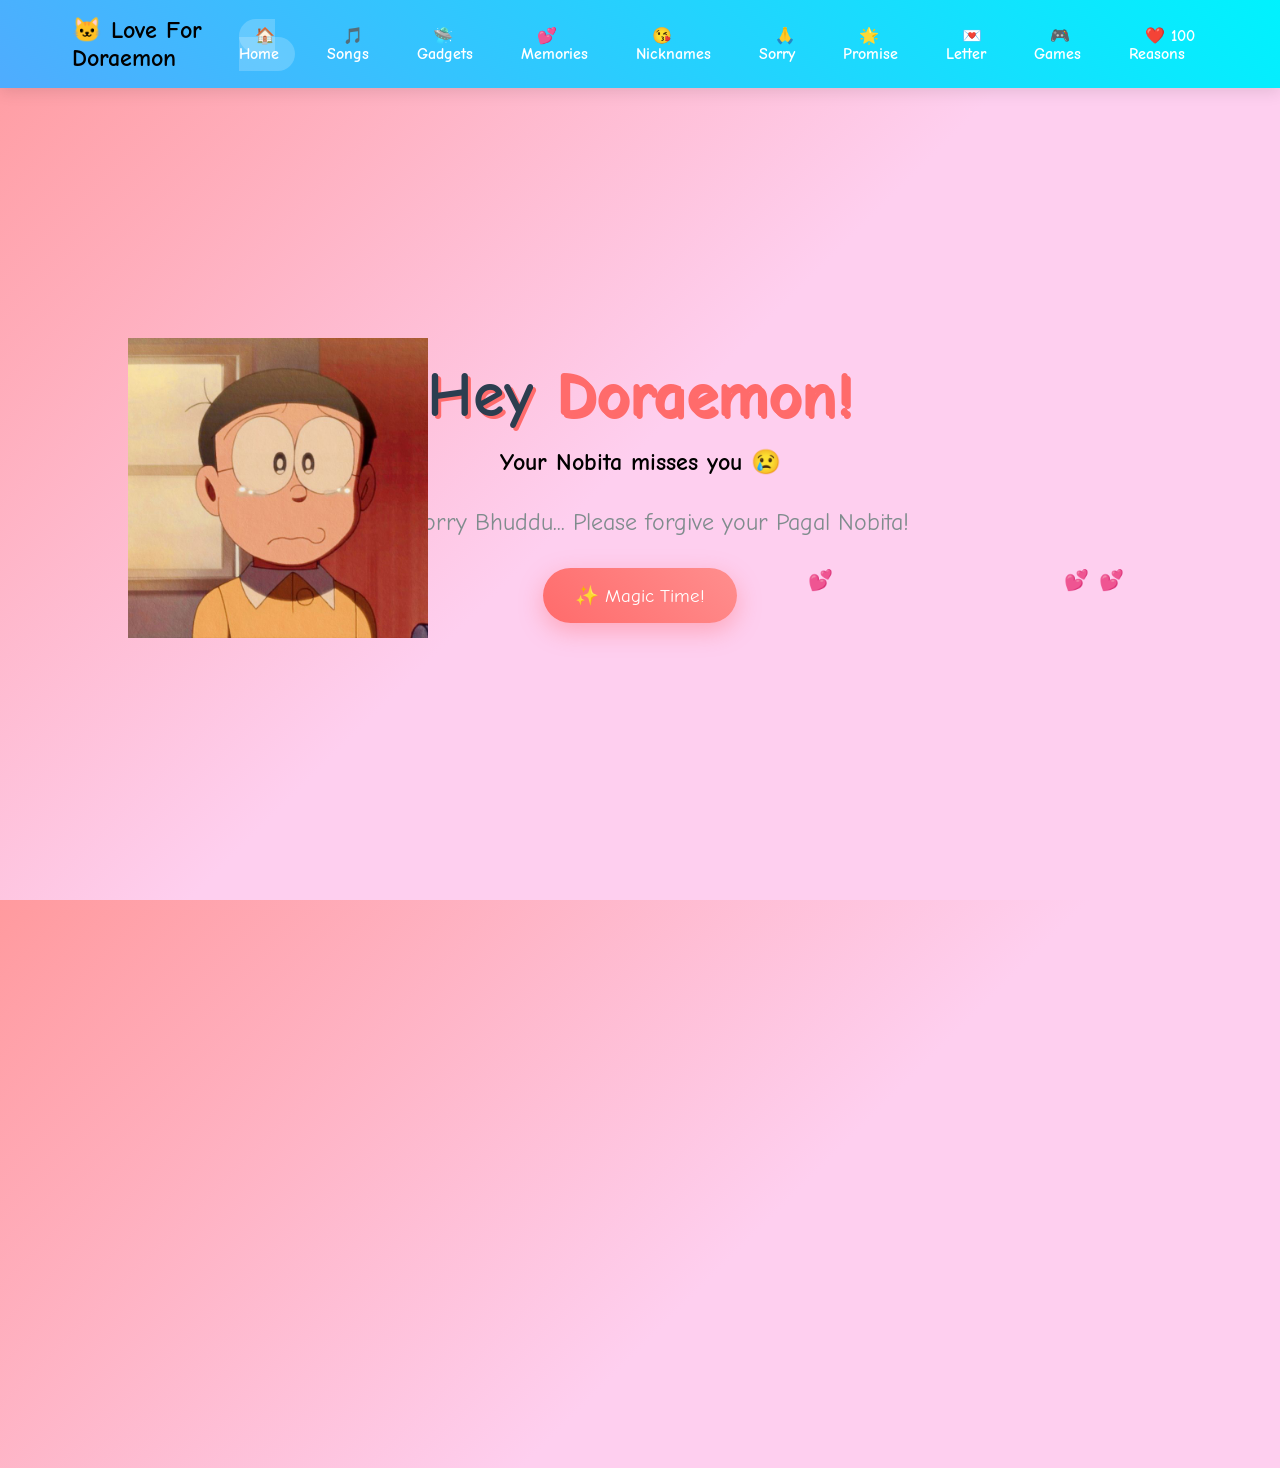
<file: index.html>
<!DOCTYPE html>
<html lang="en">
<head>
    <meta charset="UTF-8">
    <meta name="viewport" content="width=device-width, initial-scale=1.0">
    <title>Doraemon ❤️ My Doraemon</title>
    <link rel="stylesheet" href="css/style.css">
    <link href="https://fonts.googleapis.com/css2?family=Comic+Neue:wght@400;700&display=swap" rel="stylesheet">
</head>
<body>
    <nav class="navbar">
        <div class="nav-container">
            <h2>🐱 Love For Doraemon </h2>
            <ul class="nav-links">
                 <li><a href="index.html">🏠 Home</a></li>
            <li><a href="songs.html">🎵 Songs</a></li>
            <li><a href="gadgets.html">🛸 Gadgets</a></li>
            <li><a href="memories.html">💕 Memories</a></li>
            <li><a href="nicknames.html">😘 Nicknames</a></li>
            <li><a href="apology.html">🙏 Sorry</a></li>
            <li><a href="promise.html">🌟 Promise</a></li>
            <li><a href="letter.html">💌 Letter</a></li>
            <li><a href="mini.html">🎮 Games</a></li>
            <li><a href="100-reasons.html">❤️ 100 Reasons</a></li>
            </ul>
        </div>
    </nav>

    <div class="hero">
        <div class="doraemon-float">
            <img src="images/doraemon.png" alt="Doraemon" class="doraemon-hero">
        </div>
        <div class="hero-content">
            <h1>Hey <span class="highlight">Doraemon!</span></h1>
            <h2>Your Nobita misses you 😢</h2>
            <p class="sorry-text">I'm sorry Bhuddu... Please forgive your Pagal Nobita!</p>
            <div class="hearts"></div>
            <button class="magic-btn" onclick="showMessage()">✨ Magic Time!</button>
        </div>
    </div>

    <script src="js/script.js"></script>
</body>
</html>
</file>
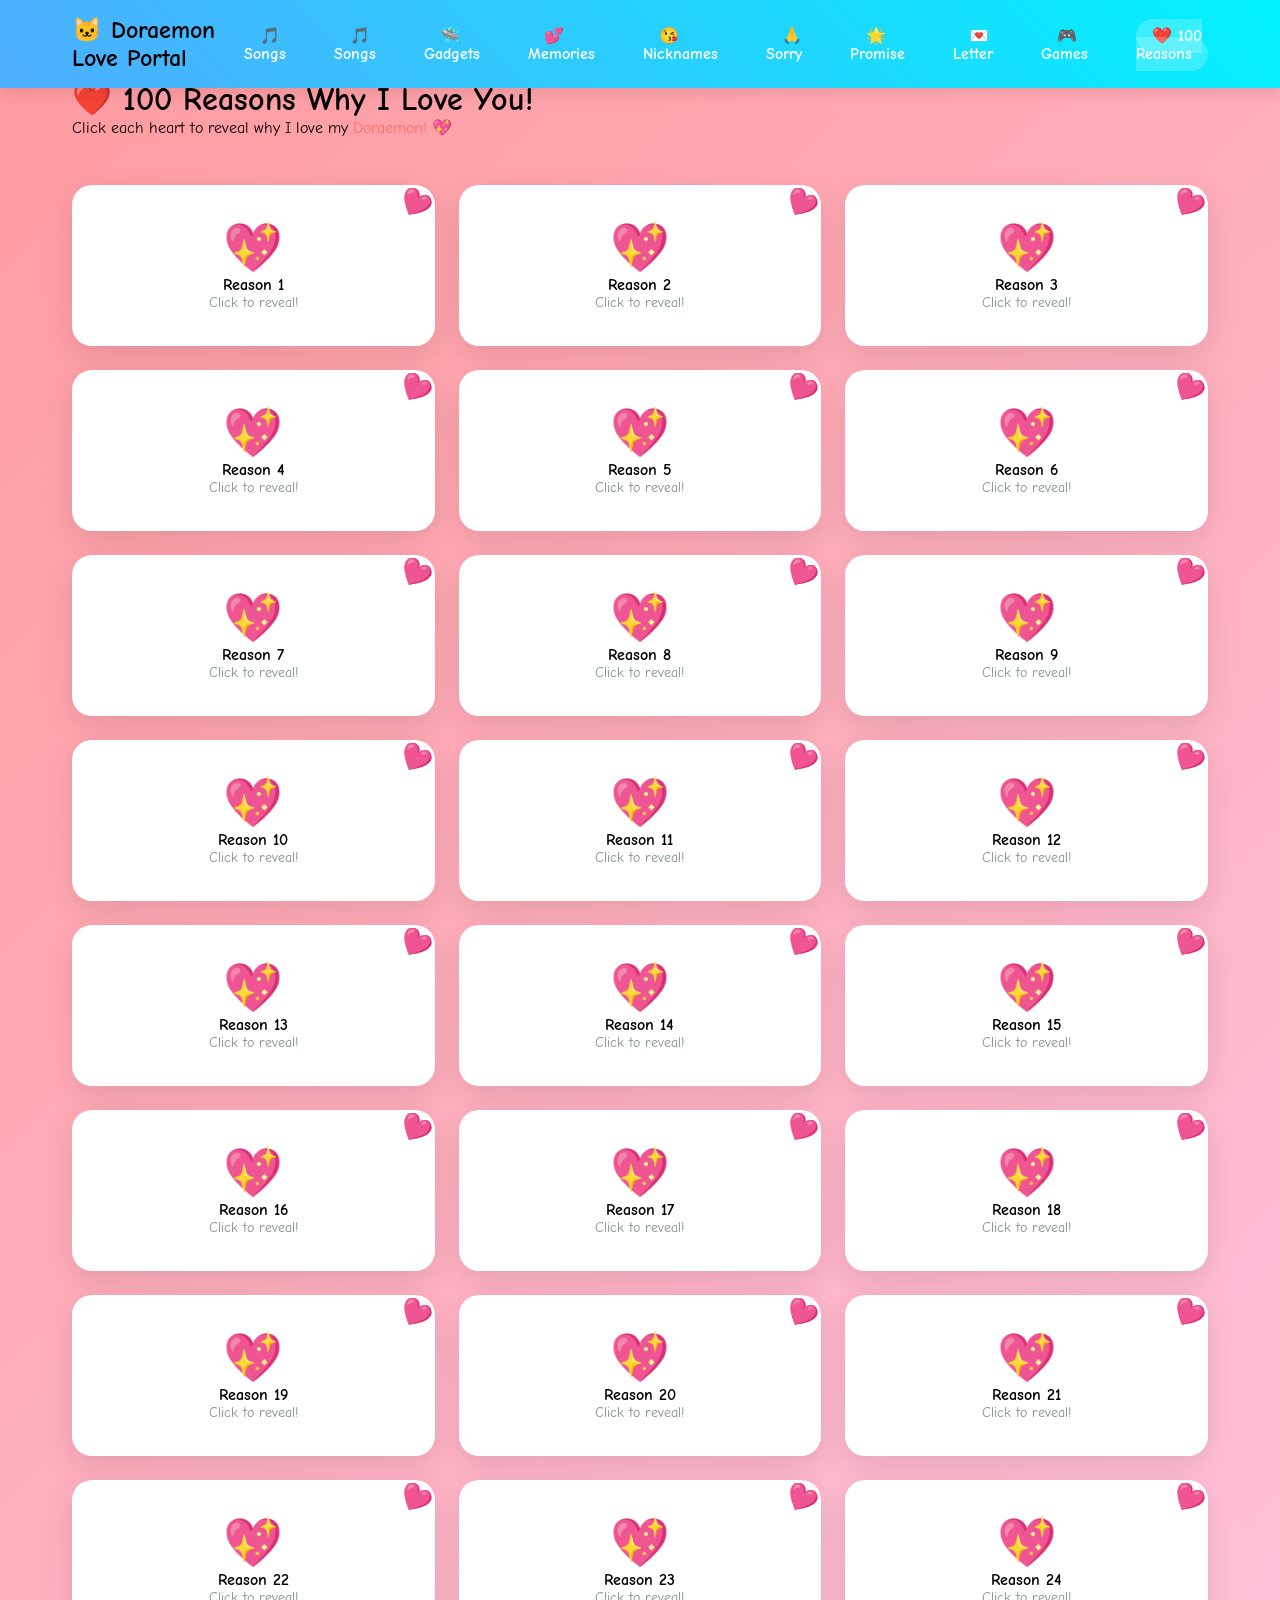
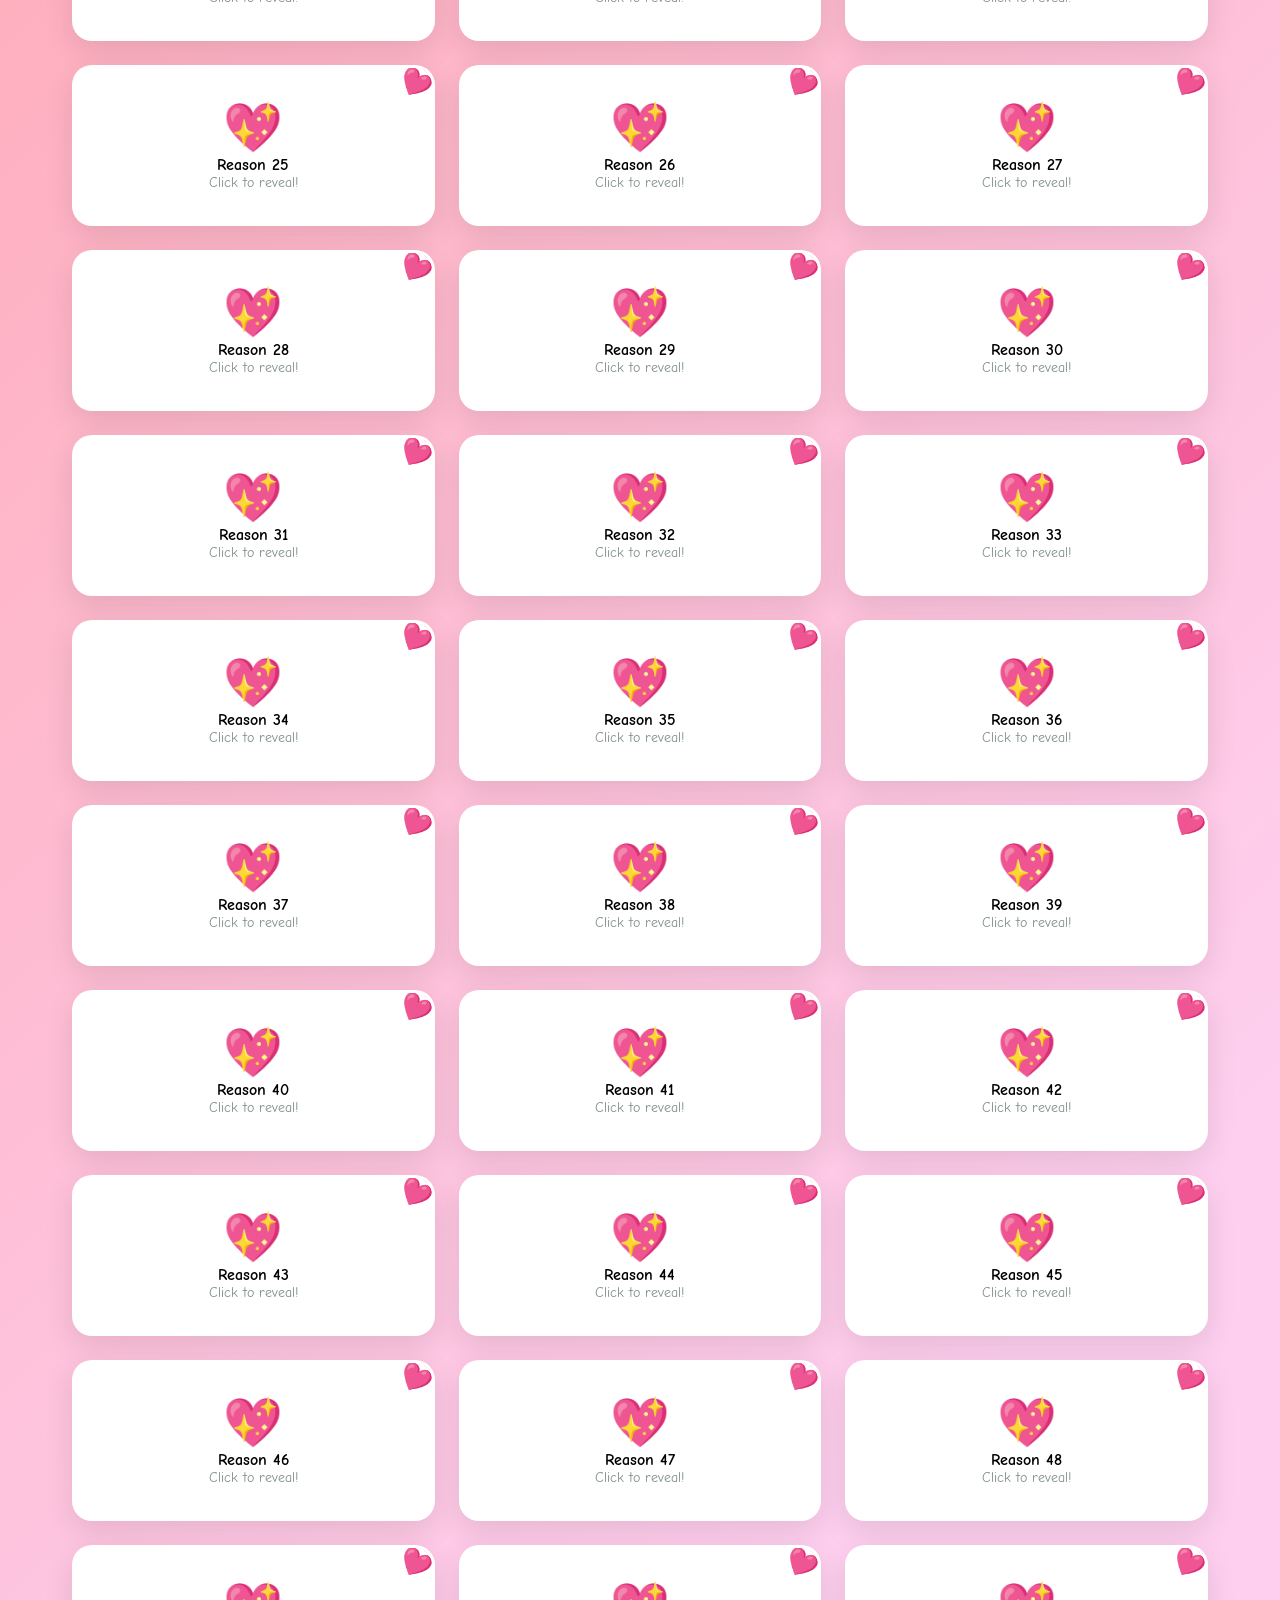
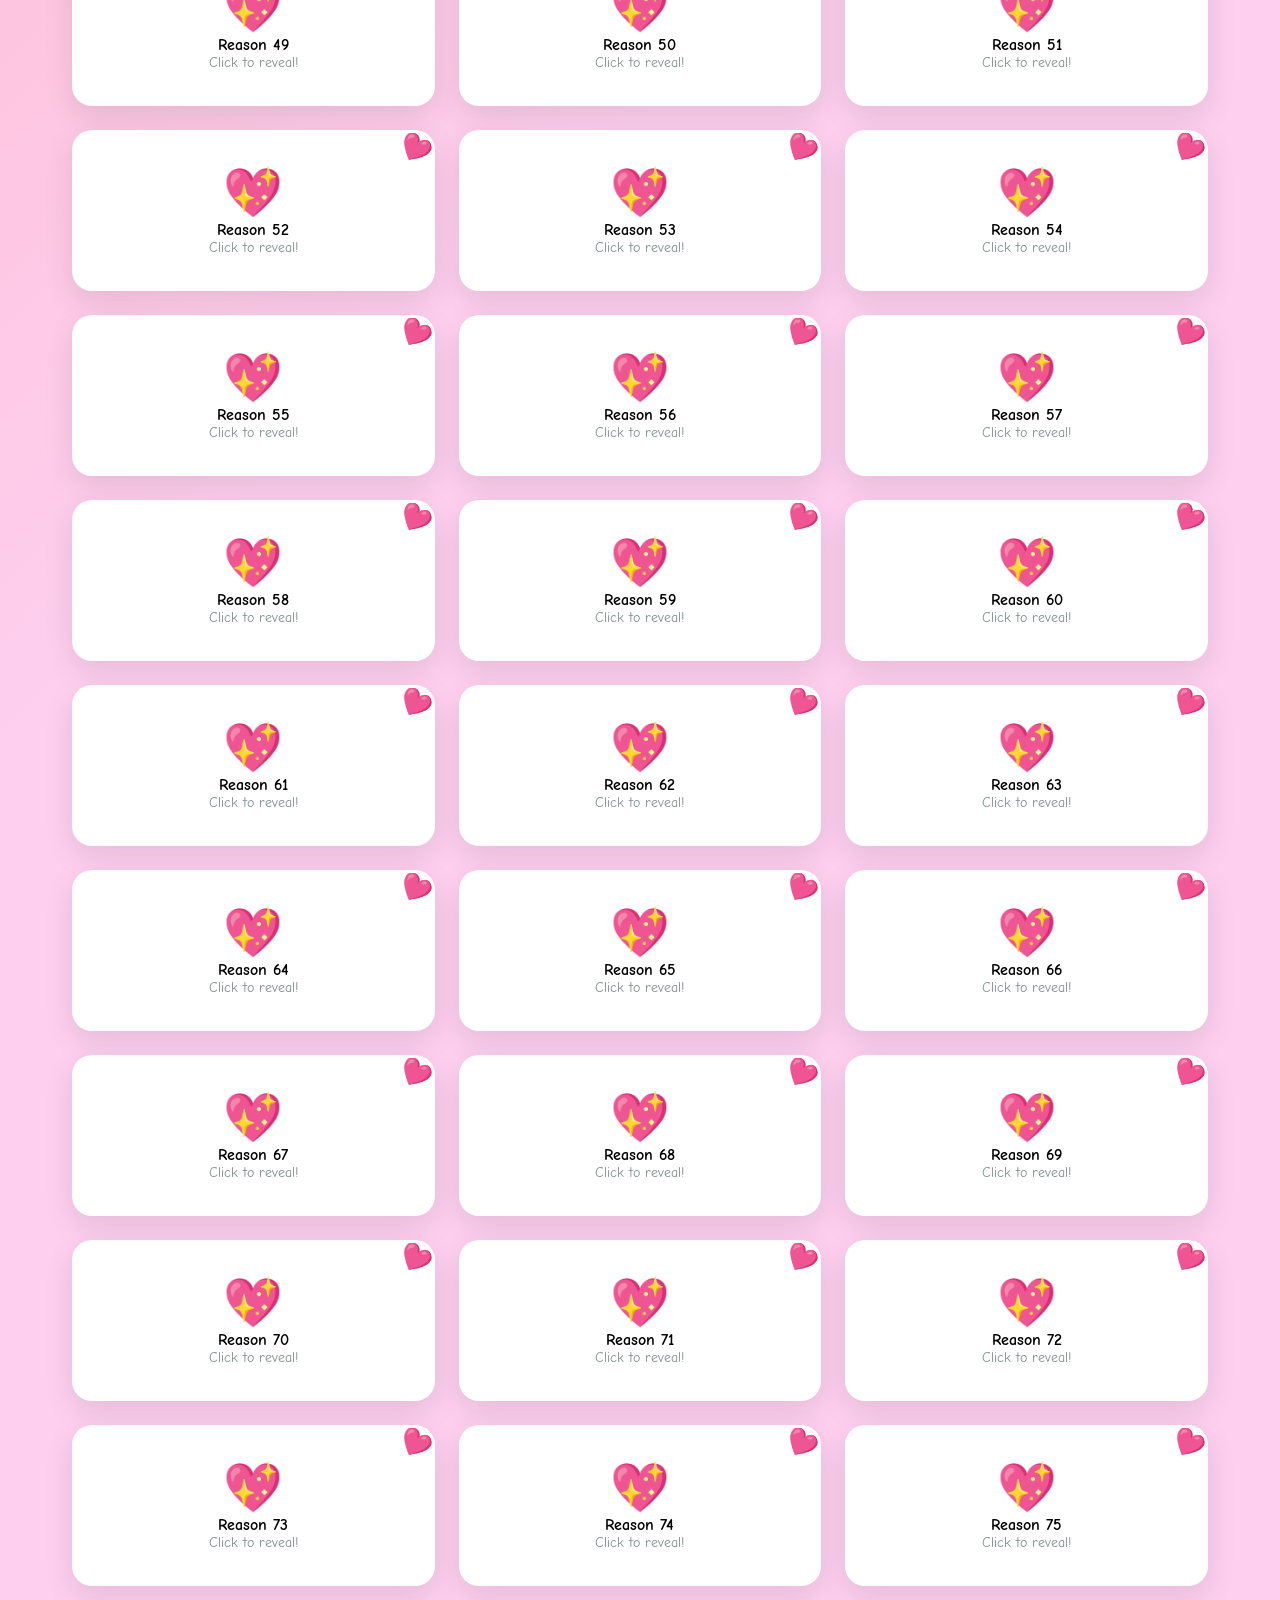
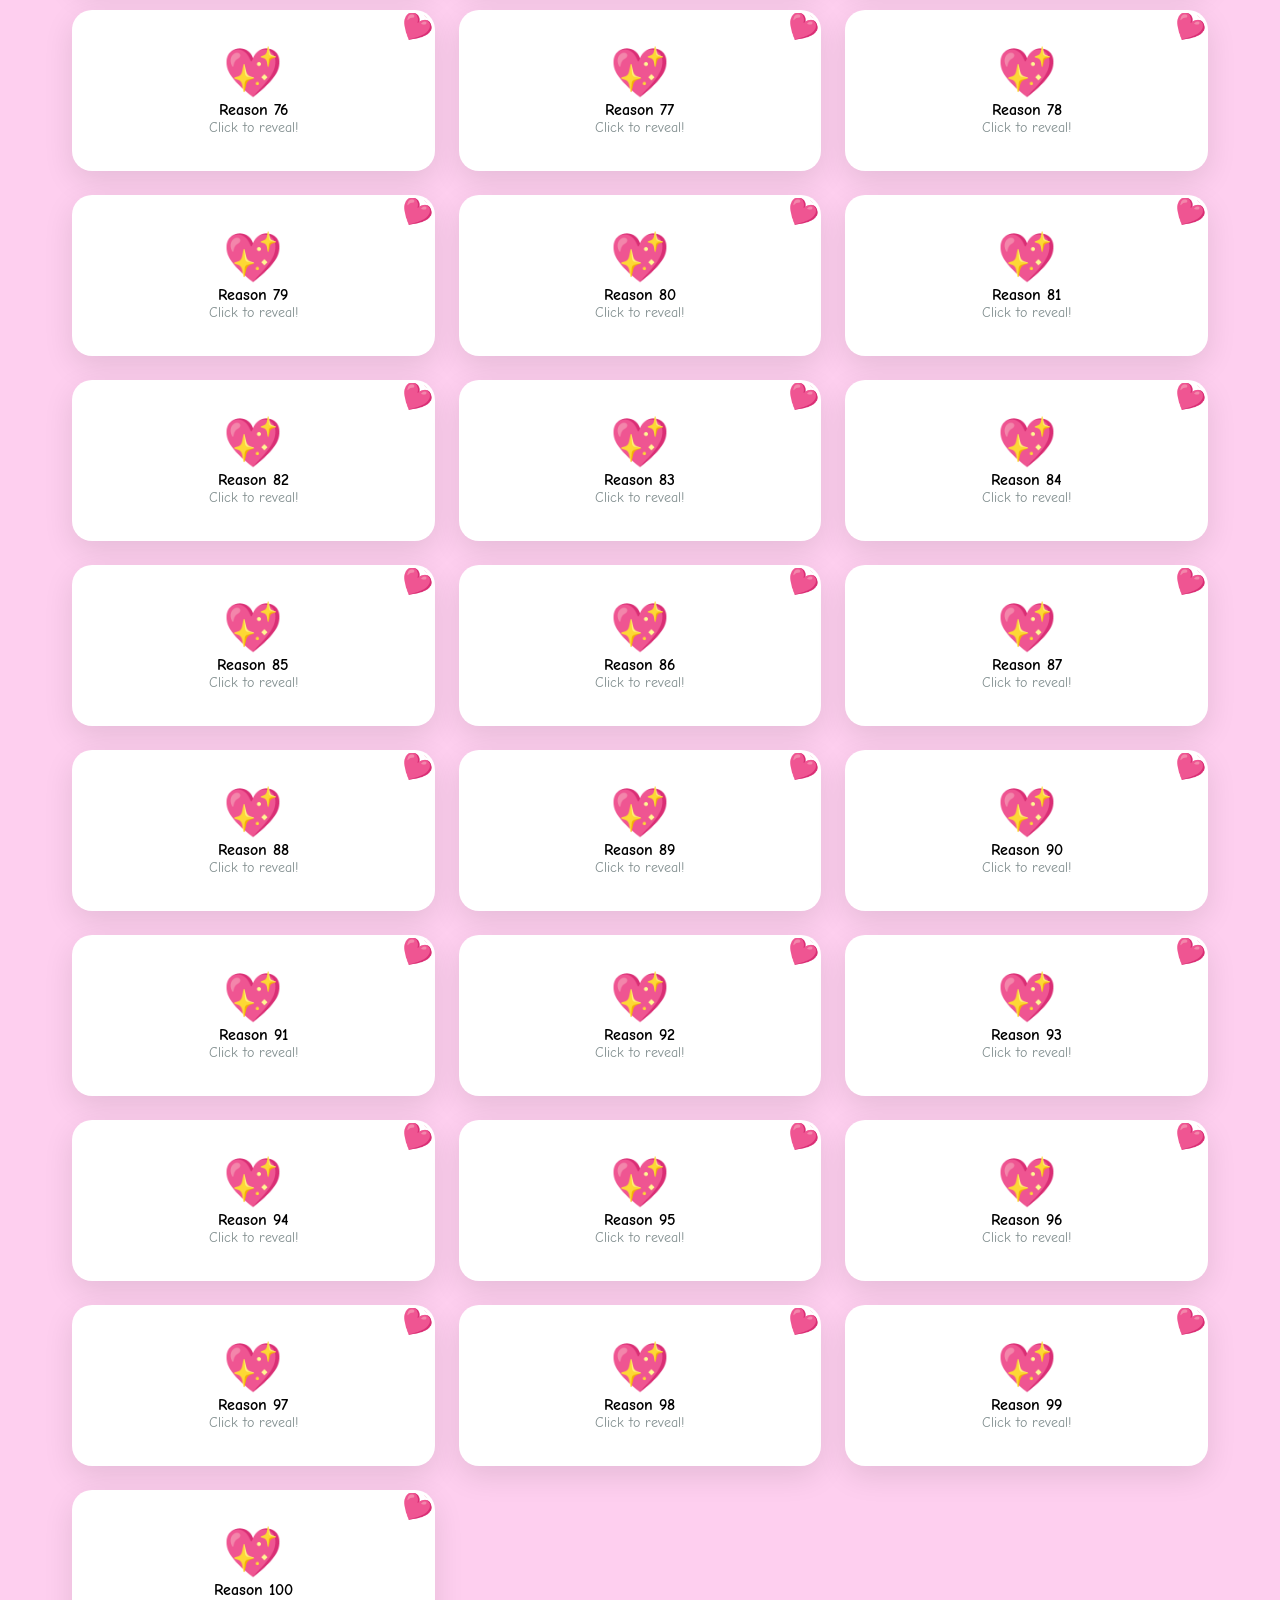
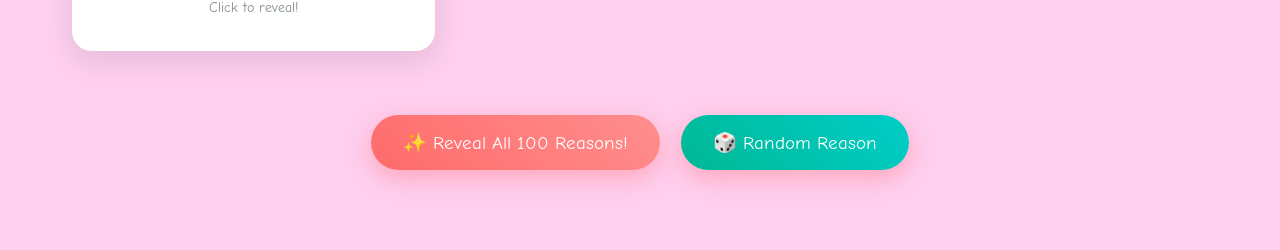
<file: 100-reasons.html>
<!DOCTYPE html>
<html lang="en">
<head>
    <meta charset="UTF-8">
    <meta name="viewport" content="width=device-width, initial-scale=1.0">
    <title>100 Reasons I Love You ❤️ | My Doraemon</title>
    <link rel="stylesheet" href="css/style.css">
    <link href="https://fonts.googleapis.com/css2?family=Comic+Neue:wght@400;700&display=swap" rel="stylesheet">
</head>
<body>
    <!-- Updated Navbar -->
    <nav class="navbar">
        <div class="nav-container">
            <h2>🐱 Doraemon Love Portal</h2>
            <ul class="nav-links">
                 <li><a href="songs.html">🎵 Songs</a></li>
             <li><a href="songs.html">🎵 Songs</a></li>
            <li><a href="gadgets.html">🛸 Gadgets</a></li>
            <li><a href="memories.html">💕 Memories</a></li>
            <li><a href="nicknames.html">😘 Nicknames</a></li>
            <li><a href="apology.html">🙏 Sorry</a></li>
            <li><a href="promise.html">🌟 Promise</a></li>
            <li><a href="letter.html">💌 Letter</a></li>
            <li><a href="mini.html">🎮 Games</a></li>
            <li><a href="100-reasons.html">❤️ 100 Reasons</a></li>
            </ul>
        </div>
    </nav>

    <div class="content">
        <h1 class="page-title">❤️ 100 Reasons Why I Love You!</h1>
        <p>Click each heart to reveal why I love my <span class="highlight">Doraemon!</span> 💖</p>
        
        <div id="reasons-container" style="display: grid; grid-template-columns: repeat(auto-fill, minmax(280px, 1fr)); gap: 1.5rem; margin-top: 3rem;">
            <!-- Reasons will be generated by JavaScript -->
        </div>
        
        <div style="text-align: center; margin-top: 4rem;">
            <button class="magic-btn" onclick="revealAll()" id="reveal-all-btn">✨ Reveal All 100 Reasons!</button>
            <button class="magic-btn" onclick="randomReason()" style="margin-left: 1rem; background: linear-gradient(45deg, #00b894, #00cec9);">🎲 Random Reason</button>
        </div>
        
        <div id="current-reason" style="margin-top: 3rem; padding: 2rem; background: linear-gradient(45deg, #fd79a8, #fdcb6e); border-radius: 20px; display: none; max-width: 600px; margin: 3rem auto;">
            <h3 id="reason-title"></h3>
            <p id="reason-text"></p>
        </div>
    </div>

    <script>
        const reasons = [
            "1. Your smile lights up my entire world! 😍",
            "2. The way you blush when I call you Bhuddu! 🥰",
            "3. You're my best friend AND soulmate! 💕",
            "4. Your silly laugh makes me happy! 😂",
            "5. You understand me like no one else! 🤗",
            "6. The sparkle in your eyes! ✨",
            "7. You're more beautiful every day! 💖",
            "8. Your cute angry face! 😤",
            "9. Late night talks with you! 🌙",
            "10. You make my heart skip beats! 💓",
            // ... (I'll add all 100 in the full script below)
        ];

        // Full 100 reasons array
        const fullReasons = [
            "1. Your smile lights up my entire world! 😍",
            "2. The way you blush when I call you Bhuddu! 🥰",
            "3. You're my best friend AND soulmate! 💕",
            "4. Your silly laugh makes me happy! 😂",
            "5. You understand me like no one else! 🤗",
            "6. The sparkle in your eyes! ✨",
            "7. You're more beautiful every day! 💖",
            "8. Your cute angry face! 😤",
            "9. Late night talks with you! 🌙",
            "10. You make my heart skip beats! 💓",
            "11. You're my Doraemon! 🐱",
            "12. Your caring nature melts me! ❤️",
            "13. The way you say my name! 😘",
            "14. Your hugs feel like home! 🏠",
            "15. You're always there for me! 🙌",
            "16. Your intelligence amazes me! 🧠",
            "17. You make ordinary moments special! ✨",
            "18. Your kindness to everyone! 😇",
            "19. The way you dance silly! 💃",
            "20. You're my biggest cheerleader! 📣",
            "21. Your cute nicknames for me! 🥰",
            "22. You make me want to be better! 🌟",
            "23. Your warm hands in mine! ✋",
            "24. The way you get excited! 🎉",
            "25. You're my safe place! 🛡️",
            "26. Your beautiful voice! 🎤",
            "27. You love animals like me! 🐶",
            "28. Your perfect imperfections! 💎",
            "29. The way you tease me! 😜",
            "30. You're my favorite person! 👑",
            "31. Your morning sleepy face! 😴",
            "32. You make me laugh always! 🤣",
            "33. Your strong heart! 💪",
            "34. The way you trust me! 🤝",
            "35. You're my adventure partner! 🗺️",
            "36. Your sweet surprises! 🎁",
            "37. You complete me perfectly! 🧩",
            "38. Your gentle touch! 🫂",
            "39. The way you believe in me! 🌈",
            "40. You're my sunshine! ☀️",
            "41. Your playful side! 🎮",
            "42. You make life colorful! 🎨",
            "43. Your honest heart! 💯",
            "44. The way you cuddle! 🥺",
            "45. You're my forever! ♾️",
            "46. Your cooking attempts! 🍳",
            "47. You make me feel special! 👨‍❤️‍👩",
            "48. Your dreamy eyes! 😍",
            "49. The way you forgive! 🙏",
            "50. You're my heartbeat! 💗",
            "51. Your quirky habits! 😄",
            "52. You inspire me daily! 🚀",
            "53. Your warm hugs! 🤗",
            "54. The way you listen! 👂",
            "55. You're my peace! 🕊️",
            "56. Your beautiful soul! 🌺",
            "57. You make me brave! 🦁",
            "58. Your infectious energy! ⚡",
            "59. The way you love me! 💞",
            "60. You're my miracle! ✨",
            "61. Your silly jokes! 😆",
            "62. You make dreams real! 💭",
            "63. Your gentle heart! 🕉️",
            "64. The way you surprise me! 🎉",
            "65. You're my strength! 💪",
            "66. Your radiant smile! 😁",
            "67. You make me whole! ❤️",
            "68. Your adventurous spirit! 🏔️",
            "69. The way you care! 🧸",
            "70. You're my joy! 🎊",
            "71. Your magical presence! 🪄",
            "72. You light my path! 🗼",
            "73. Your loving gaze! 👀",
            "74. The way you heal me! 🩹",
            "75. You're my destiny! 🌟",
            "76. Your sweet whispers! 🗣️",
            "77. You make me alive! ⚡",
            "78. Your tender kisses! 💋",
            "79. The way you fight for us! ⚔️",
            "80. You're my eternity! ⏳",
            "81. Your playful teasing! 😜",
            "82. You make me dream big! 🌌",
            "83. Your unwavering faith! 🙌",
            "84. The way you glow! ✨",
            "85. You're my paradise! 🏝️",
            "86. Your heartfelt apologies! 😢",
            "87. You make me laugh hardest! 🤪",
            "88. Your beautiful mind! 🧠",
            "89. The way you love deeply! 💖",
            "90. You're my everything! 🌍",
            "91. Your magical touch! 🪄",
            "92. You make life worth living! 🎈",
            "93. Your endless patience! ⏰",
            "94. The way you inspire! 🌟",
            "95. You're my true love! 💍",
            "96. Your perfect chaos! 🌪️",
            "97. You make me better! 📈",
            "98. Your forever promise! 🤝",
            "99. The way you complete me! 🧩",
            "100. I love you more than words! 💕💕💕"
        ];

        function createReasons() {
            const container = document.getElementById('reasons-container');
            fullReasons.forEach((reason, index) => {
                const card = document.createElement('div');
                card.className = 'nickname-card reason-card';
                card.innerHTML = `
                    <div style="font-size: 3rem; cursor: pointer;" onclick="showReason(${index})">💖</div>
                    <h4>Reason ${index + 1}</h4>
                    <p style="font-size: 0.9rem; color: #7f8c8d;">Click to reveal!</p>
                `;
                container.appendChild(card);
            });
        }

        function showReason(index) {
            const reason = fullReasons[index];
            document.getElementById('reason-title').textContent = `Reason ${index + 1}`;
            document.getElementById('reason-text').textContent = reason;
            document.getElementById('current-reason').style.display = 'block';
            document.getElementById('current-reason').scrollIntoView({ behavior: 'smooth' });
        }

        function revealAll() {
            const cards = document.querySelectorAll('.reason-card');
            cards.forEach((card, index) => {
                setTimeout(() => {
                    showReason(index);
                }, index * 50);
            });
        }

        function randomReason() {
            const randomIndex = Math.floor(Math.random() * fullReasons.length);
            showReason(randomIndex);
        }

        // Initialize
        document.addEventListener('DOMContentLoaded', createReasons);
    </script>
    <script src="js/script.js"></script>
</body>
</html>
</file>
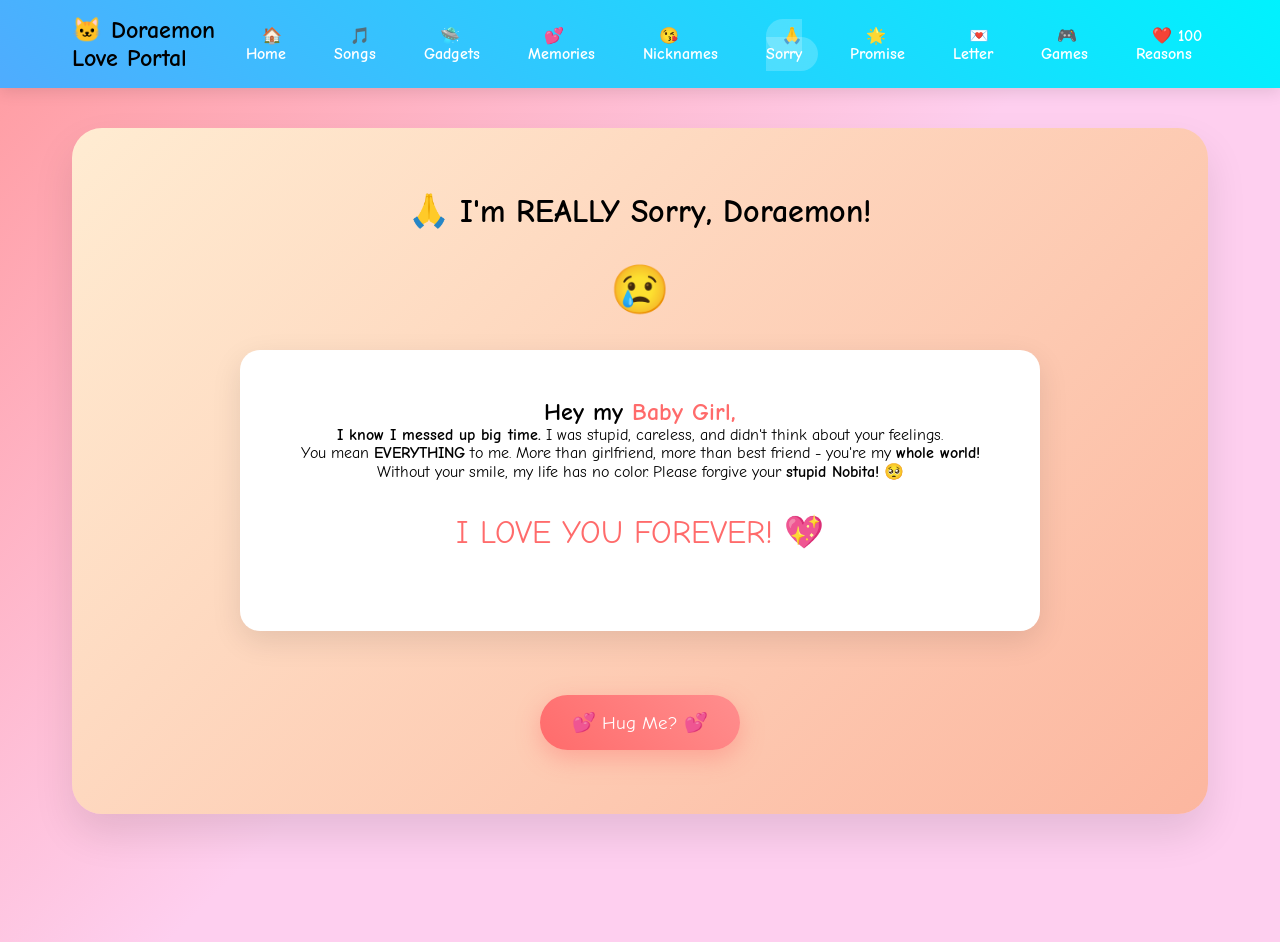
<file: apology.html>
<!DOCTYPE html>
<html lang="en">
<head>
    <meta charset="UTF-8">
    <meta name="viewport" content="width=device-width, initial-scale=1.0">
    <title>I'm Really Sorry 🙏 | My Doraemon</title>
    <link rel="stylesheet" href="css/style.css">
    <link href="https://fonts.googleapis.com/css2?family=Comic+Neue:wght@400;700&display=swap" rel="stylesheet">
</head>
<body>
    <!-- Navbar -->
    <nav class="navbar">
        <div class="nav-container">
            <h2>🐱 Doraemon Love Portal</h2>
            <ul class="nav-links">
                <li><a href="index.html">🏠 Home</a></li>
           <li><a href="songs.html">🎵 Songs</a></li>
            <li><a href="gadgets.html">🛸 Gadgets</a></li>
            <li><a href="memories.html">💕 Memories</a></li>
            <li><a href="nicknames.html">😘 Nicknames</a></li>
            <li><a href="apology.html">🙏 Sorry</a></li>
            <li><a href="promise.html">🌟 Promise</a></li>
            <li><a href="letter.html">💌 Letter</a></li>
            <li><a href="mini.html">🎮 Games</a></li>
            <li><a href="100-reasons.html">❤️ 100 Reasons</a></li>
            </ul>
        </div>
    </nav>

    <div class="content">
        <div class="apology-section">
            <h1 class="page-title">🙏 I'm REALLY Sorry, Doraemon!</h1>
            <div style="font-size: 3rem; margin: 2rem 0;">😢</div>
            
            <div style="background: white; padding: 3rem; border-radius: 20px; max-width: 800px; margin: 2rem auto; box-shadow: 0 10px 30px rgba(0,0,0,0.1);">
                <h2>Hey my <span class="highlight">Baby Girl,</span></h2>
                <p><strong>I know I messed up big time.</strong> I was stupid, careless, and didn't think about your feelings.</p>
                <p>You mean <strong>EVERYTHING</strong> to me. More than girlfriend, more than best friend - you're my <strong>whole world!</strong></p>
                <p>Without your smile, my life has no color. Please forgive your <strong>stupid Nobita!</strong> 🥺</p>
                <div style="font-size: 2rem; margin: 2rem 0; color: #ff6b6b;">I LOVE YOU FOREVER! 💖</div>
            </div>
            
            <button class="magic-btn" onclick="showMessage()" style="margin-top: 2rem;">💕 Hug Me? 💕</button>
        </div>
    </div>

    <script src="js/script.js"></script>
</body>
</html>
</file>
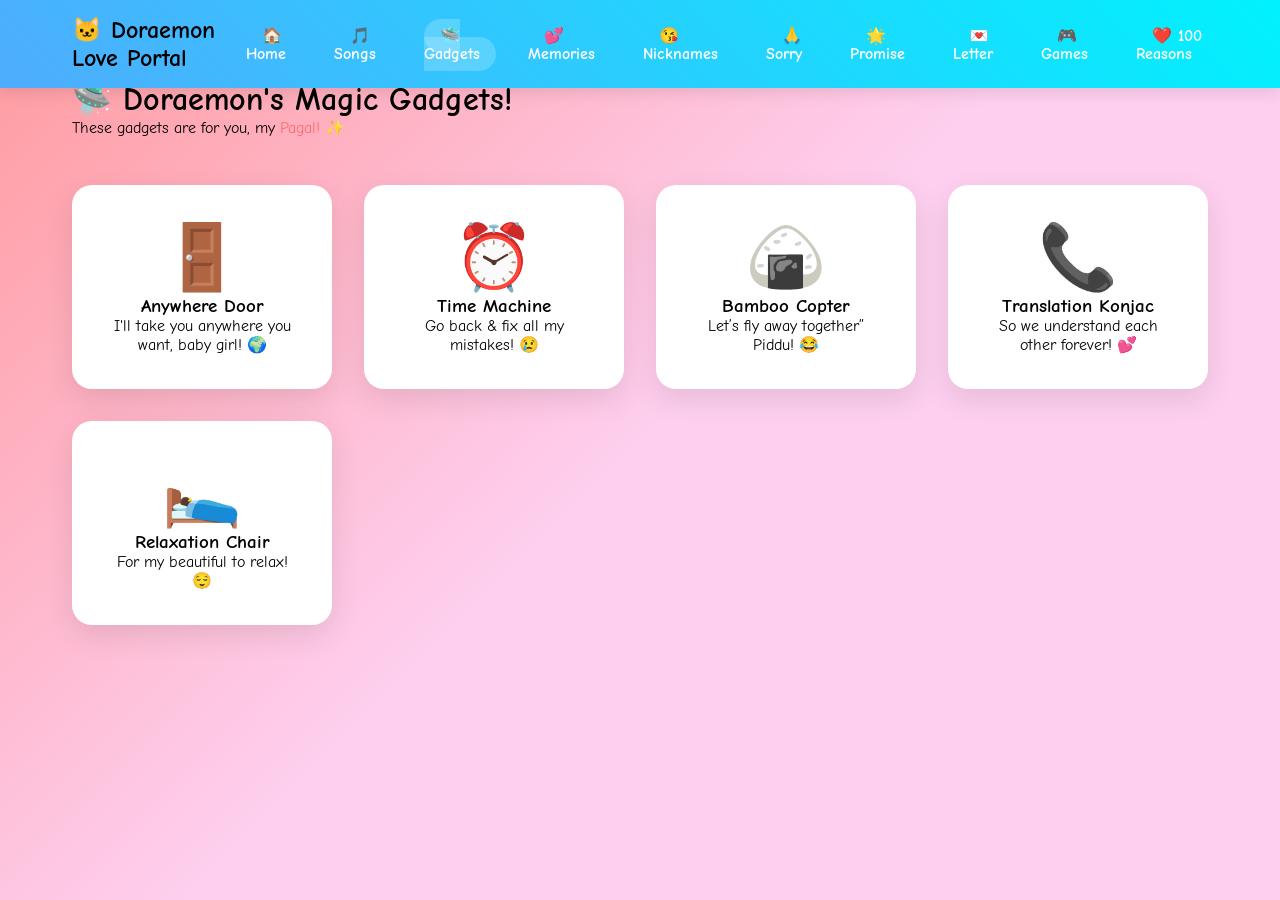
<file: gadgets.html>
<!DOCTYPE html>
<html lang="en">
<head>
    <meta charset="UTF-8">
    <meta name="viewport" content="width=device-width, initial-scale=1.0">
    <title>Doraemon Gadgets 🛸 | My Doraemon</title>
    <link rel="stylesheet" href="css/style.css">
    <link href="https://fonts.googleapis.com/css2?family=Comic+Neue:wght@400;700&display=swap" rel="stylesheet">
</head>
<body>
    <!-- Navbar -->
    <nav class="navbar">
        <div class="nav-container">
            <h2>🐱 Doraemon Love Portal</h2>
            <ul class="nav-links">
                 <li><a href="index.html">🏠 Home</a></li>
          <li><a href="songs.html">🎵 Songs</a></li>
            <li><a href="gadgets.html">🛸 Gadgets</a></li>
            <li><a href="memories.html">💕 Memories</a></li>
            <li><a href="nicknames.html">😘 Nicknames</a></li>
            <li><a href="apology.html">🙏 Sorry</a></li>
            <li><a href="promise.html">🌟 Promise</a></li>
            <li><a href="letter.html">💌 Letter</a></li>
            <li><a href="mini.html">🎮 Games</a></li>
            <li><a href="100-reasons.html">❤️ 100 Reasons</a></li>
            </ul>
        </div>
    </nav>

    <div class="content">
        <h1 class="page-title">🛸 Doraemon's Magic Gadgets!</h1>
        <p>These gadgets are for you, my <span class="highlight">Pagal!</span> ✨</p>
        
        <div class="gadgets-grid">
            <div class="gadget-card">
                <div style="font-size: 4rem;">🚪</div>
                <h3>Anywhere Door</h3>
                <p>I'll take you anywhere you want, baby girl! 🌍</p>
            </div>
            
            <div class="gadget-card">
                <div style="font-size: 4rem;">⏰</div>
                <h3>Time Machine</h3>
                <p>Go back & fix all my mistakes! 😢</p>
            </div>
            
            <div class="gadget-card">
                <div style="font-size: 4rem;">🍙</div>
                <h3>Bamboo Copter</h3>
                <p>Let’s fly away together” Piddu! 😂</p>
            </div>
            
            <div class="gadget-card">
                <div style="font-size: 4rem;">📞</div>
                <h3>Translation Konjac</h3>
                <p>So we understand each other forever! 💕</p>
            </div>
            
            <div class="gadget-card">
                <div style="font-size: 4rem;">🛌</div>
                <h3>Relaxation Chair</h3>
                <p>For my beautiful to relax! 😌</p>
            </div>
        </div>
    </div>

    <script src="js/script.js"></script>
</body>
</html>
</file>
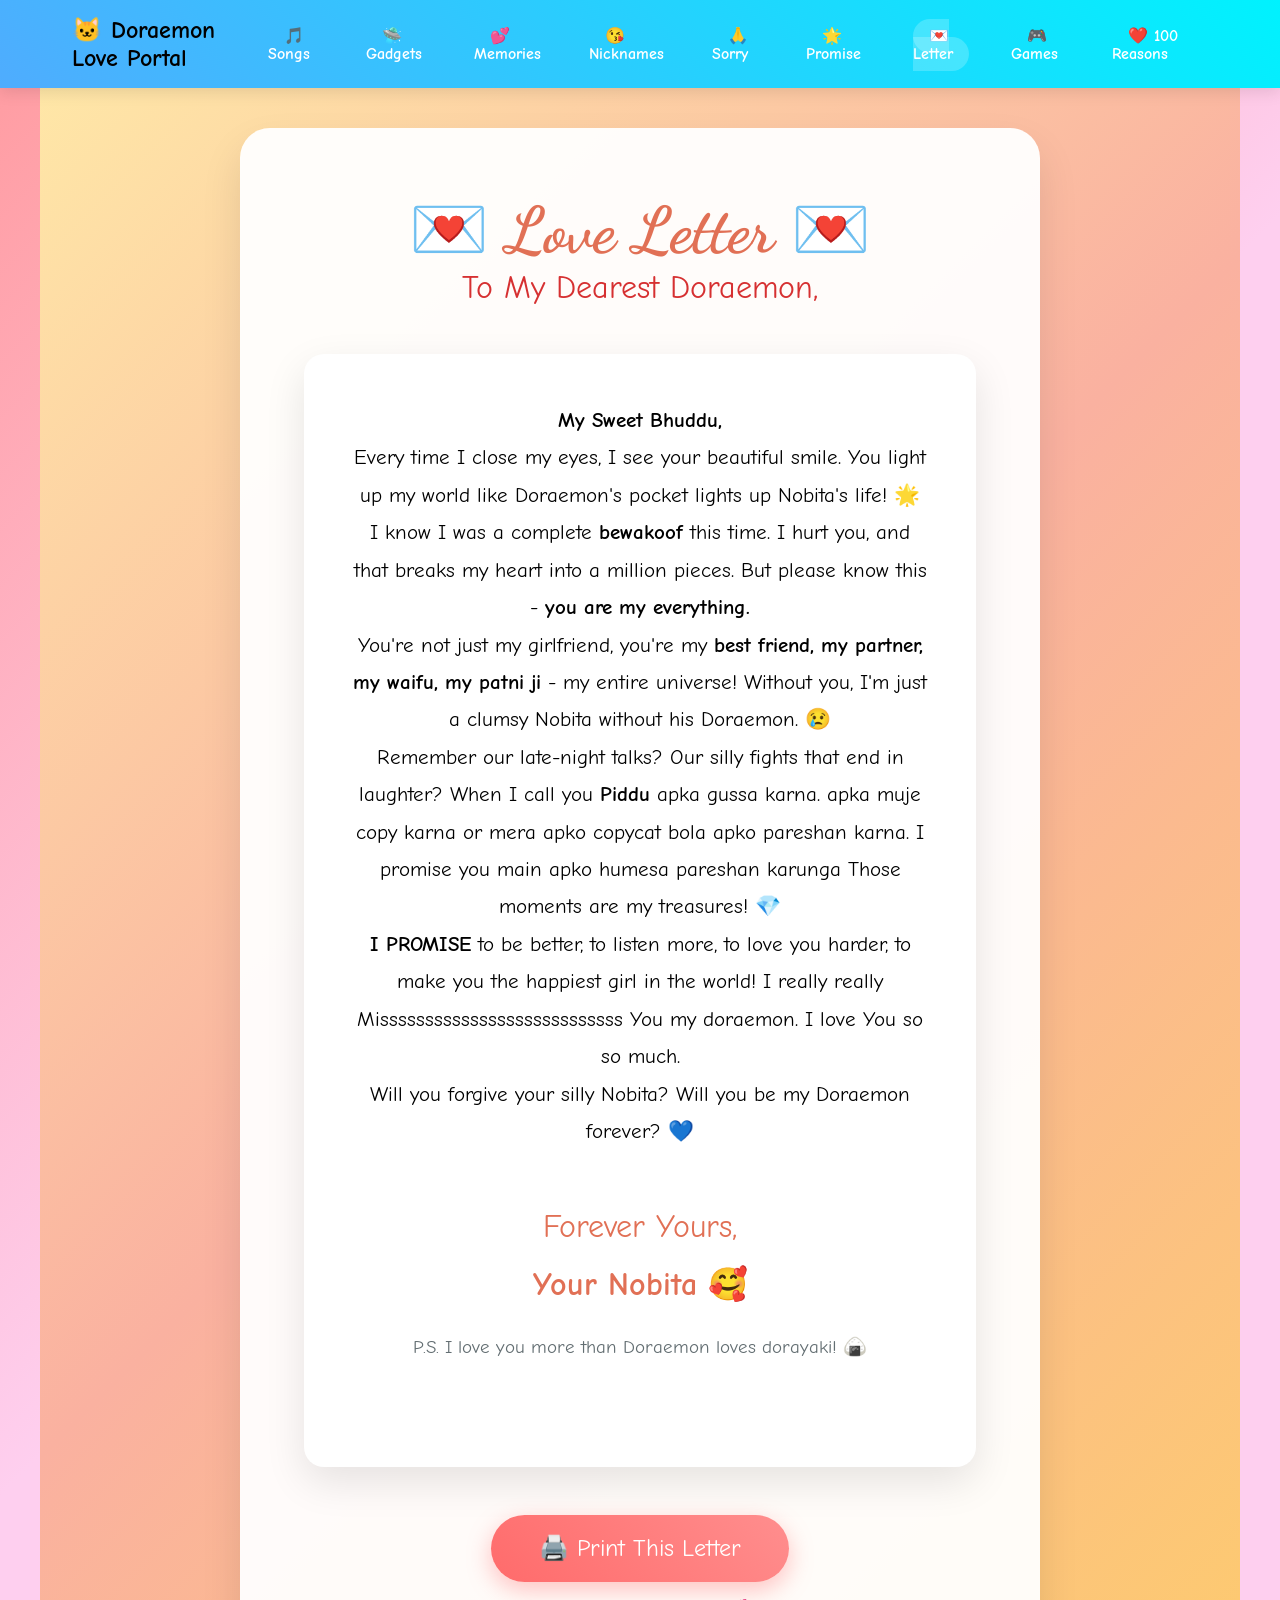
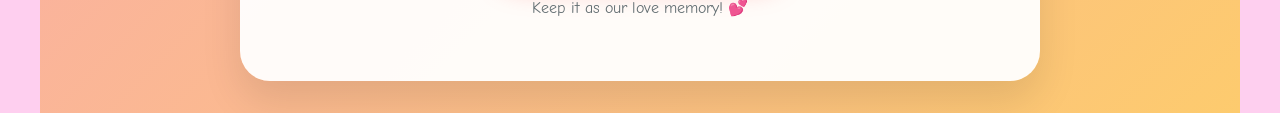
<file: letter.html>
<!DOCTYPE html>
<html lang="en">
<head>
    <meta charset="UTF-8">
    <meta name="viewport" content="width=device-width, initial-scale=1.0">
    <title>Love Letter 💌 | My Doraemon</title>
    <link rel="stylesheet" href="css/style.css">
    <link href="https://fonts.googleapis.com/css2?family=Comic+Neue:wght@400;700&family=Dancing+Script:wght@400;700&display=swap" rel="stylesheet">
</head>
<body>
    <!-- Updated Navbar with 9 pages -->
    <nav class="navbar">
        <div class="nav-container">
            <h2>🐱 Doraemon Love Portal</h2>
            <ul class="nav-links">
               <li><a href="songs.html">🎵 Songs</a></li>
            <li><a href="gadgets.html">🛸 Gadgets</a></li>
            <li><a href="memories.html">💕 Memories</a></li>
            <li><a href="nicknames.html">😘 Nicknames</a></li>
            <li><a href="apology.html">🙏 Sorry</a></li>
            <li><a href="promise.html">🌟 Promise</a></li>
            <li><a href="letter.html">💌 Letter</a></li>
            <li><a href="mini.html">🎮 Games</a></li>
            <li><a href="100-reasons.html">❤️ 100 Reasons</a></li>
            </ul>
        </div>
    </nav>

    <div class="content" style="background: linear-gradient(135deg, #ffeaa7 0%, #fab1a0 50%, #fdcb6e 100%); min-height: 100vh; padding: 8rem 2rem 2rem;">
        <div class="apology-section" style="max-width: 800px; margin: 0 auto; background: rgba(255,255,255,0.95);">
            <div style="text-align: center; margin-bottom: 3rem;">
                <h1 style="font-family: 'Dancing Script', cursive; font-size: 4rem; color: #e17055;">💌 Love Letter 💌</h1>
                <div style="font-size: 2rem; color: #d63031;">To My Dearest Doraemon,</div>
            </div>
            
            <div style="background: #fff; padding: 3rem; border-radius: 20px; box-shadow: 0 15px 40px rgba(0,0,0,0.1); line-height: 1.8; font-size: 1.3rem;">
                <p><strong>My Sweet Bhuddu,</strong></p>
                
                <p>Every time I close my eyes, I see your beautiful smile. You light up my world like Doraemon's pocket lights up Nobita's life! 🌟</p>
                
                <p>I know I was a complete <strong>bewakoof</strong> this time. I hurt you, and that breaks my heart into a million pieces. But please know this - <strong>you are my everything.</strong></p>
                
                <p>You're not just my girlfriend, you're my <strong>best friend, my partner, my waifu, my patni ji</strong> - my entire universe! Without you, I'm just a clumsy Nobita without his Doraemon. 😢</p>
                
                <p>Remember our late-night talks? Our silly fights that end in laughter? When I call you <strong>Piddu</strong> apka gussa karna. apka muje copy karna or mera apko copycat bola apko pareshan karna. I promise you main apko humesa pareshan karunga  Those moments are my treasures! 💎</p>
                
                <p><strong>I PROMISE</strong> to be better, to listen more, to love you harder, to make you the happiest girl in the world! I really really Misssssssssssssssssssssssssss You my doraemon. I love You so so much. </p>
                
                <p>Will you forgive your silly Nobita? Will you be my Doraemon forever? 💙</p>
                
                <div style="text-align: center; margin: 3rem 0; font-size: 2rem; color: #e17055;">
                    Forever Yours,<br>
                    <strong>Your Nobita</strong> 🥰<br>
                    <span style="font-size: 1.2rem; color: #636e72;">P.S. I love you more than Doraemon loves dorayaki! 🍙</span>
                </div>
            </div>
            
            <div style="text-align: center; margin-top: 3rem;">
                <button class="magic-btn" onclick="printLetter()" style="font-size: 1.5rem; padding: 1.2rem 3rem;">🖨️ Print This Letter</button>
                <p style="margin-top: 1rem; color: #636e72;">Keep it as our love memory! 💕</p>
            </div>
        </div>
    </div>

    <script>
        function printLetter() {
            window.print();
        }
    </script>
    <script src="js/script.js"></script>
</body>
</html>
</file>
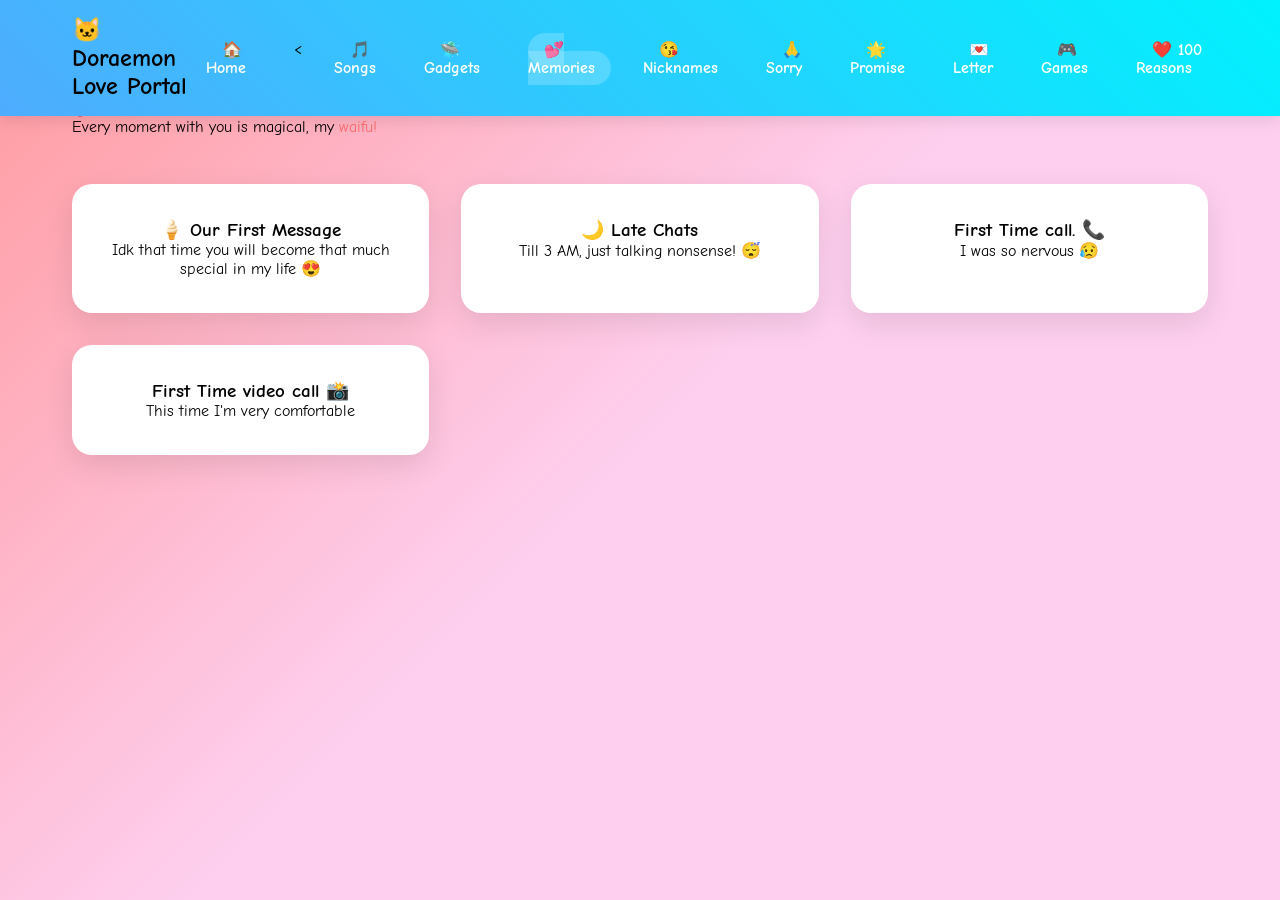
<file: memories.html>
<!DOCTYPE html>
<html lang="en">
<head>
    <meta charset="UTF-8">
    <meta name="viewport" content="width=device-width, initial-scale=1.0">
    <title>Our Memories 💕 | My Doraemon</title>
    <link rel="stylesheet" href="css/style.css">
    <link href="https://fonts.googleapis.com/css2?family=Comic+Neue:wght@400;700&display=swap" rel="stylesheet">
</head>
<body>
    <!-- Navbar -->
    <nav class="navbar">
        <div class="nav-container">
            <h2>🐱 Doraemon Love Portal</h2>
            <ul class="nav-links">
                <li><a href="index.html">🏠 Home</a></li>
            < <li><a href="songs.html">🎵 Songs</a></li>
            <li><a href="gadgets.html">🛸 Gadgets</a></li>
            <li><a href="memories.html">💕 Memories</a></li>
            <li><a href="nicknames.html">😘 Nicknames</a></li>
            <li><a href="apology.html">🙏 Sorry</a></li>
            <li><a href="promise.html">🌟 Promise</a></li>
            <li><a href="letter.html">💌 Letter</a></li>
            <li><a href="mini.html">🎮 Games</a></li>
            <li><a href="100-reasons.html">❤️ 100 Reasons</a></li>
            </ul>
        </div>
    </nav>

    <div class="content">
        <h1 class="page-title">💕 Our Beautiful Memories</h1>
        <p>Every moment with you is magical, my <span class="highlight">waifu!</span></p>
        
        <div style="display: grid; grid-template-columns: repeat(auto-fit, minmax(300px, 1fr)); gap: 2rem; margin-top: 3rem;">
            <div class="gadget-card">
                <h3>🍦 Our First Message </h3>
                <p>Idk that time you will become that much special in my life 😍</p>
            </div>
            <div class="gadget-card">
                <h3>🌙 Late Chats</h3>
                <p>Till 3 AM, just talking nonsense! 😴</p>
            </div>
            <div class="gadget-card">
                <h3>First Time call. 📞</h3>
                <p> I was so nervous 😥 </p>
            </div>
            <div class="gadget-card">
                <h3> First Time video call 📸</h3>
                <p>This time I'm very comfortable</p>
            </div>
        </div>
    </div>

    <script src="js/script.js"></script>
</body>
</html>
</file>
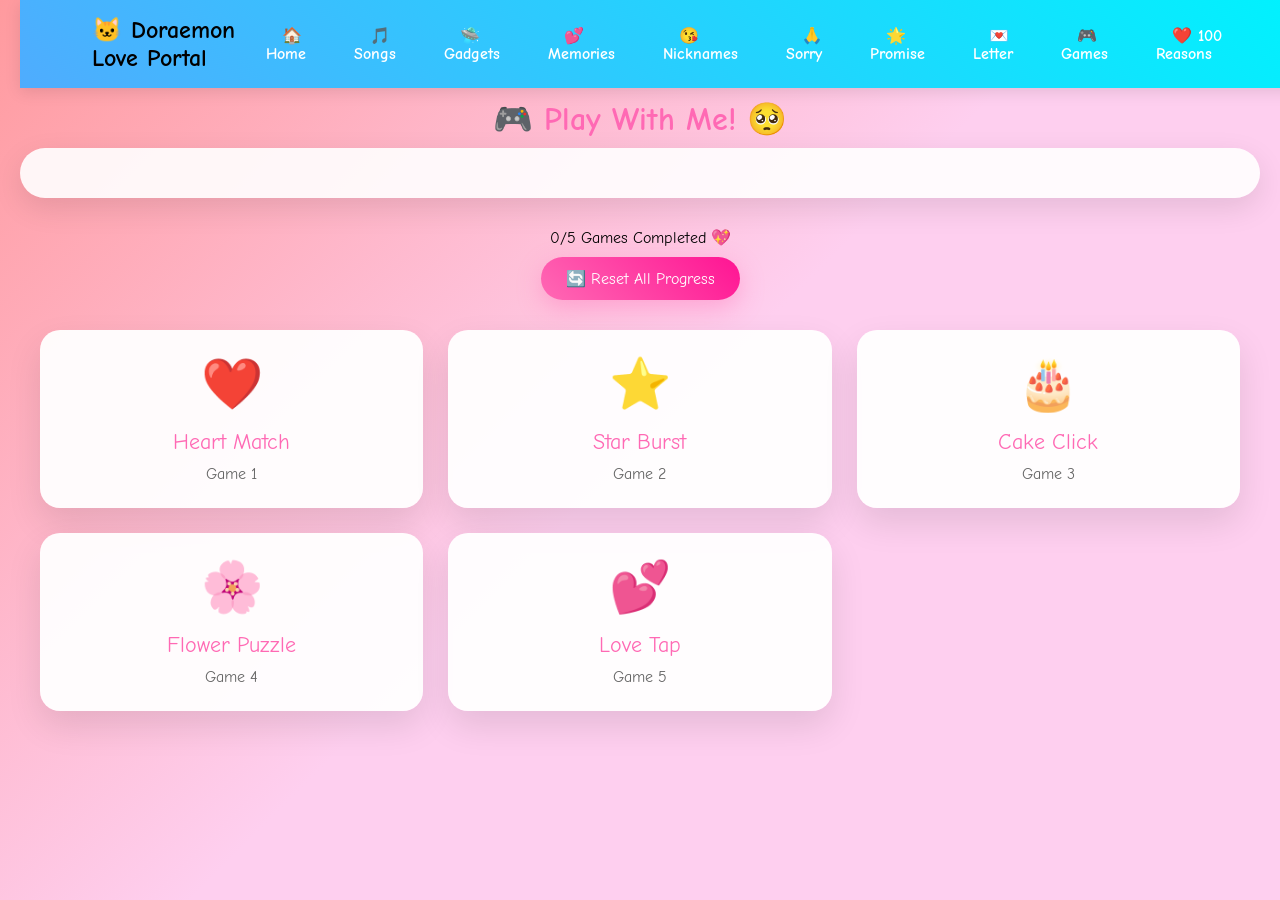
<file: mini.html>
<!DOCTYPE html>
<html lang="en">
<head>
    <meta charset="UTF-8">
    <meta name="viewport" content="width=device-width, initial-scale=1.0">
    <title>Games For You 💖</title>
    
    <style>
        * { margin: 0; padding: 20; box-sizing: border-box; }
        body {
            font-family: 'Comic Sans MS', cursive;
            background: linear-gradient(135deg, #a8edea 0%, #fed6e3 100%);
            min-height: 100vh;
            padding: 20px;
        }
        .header {
            margin-top: 80px;
            text-align: center;
            margin-bottom: 30px;
        }
        .header h1 {
            color: #ff69b4;
            font-size: 32px;
            margin-bottom: 10px;
        }
        .progress {
            background: rgba(255,255,255,0.9);
            padding: 15px;
            border-radius: 25px;
            margin-bottom: 30px;
            box-shadow: 0 10px 30px rgba(0,0,0,0.1);
        }
        .progress-bar {
            background: linear-gradient(90deg, #ff9a9e, #fecfef);
            height: 20px;
            border-radius: 10px;
            transition: width 0.5s;
        }
        .reset-btn {
            background: linear-gradient(45deg, #ff69b4, #ff1493);
            color: white;
            border: none;
            padding: 12px 25px;
            border-radius: 25px;
            font-size: 16px;
            cursor: pointer;
            margin: 10px auto;
            display: block;
            font-family: inherit;
            box-shadow: 0 8px 25px rgba(255,105,180,0.4);
            transition: all 0.3s;
        }
        .reset-btn:hover {
            transform: scale(1.05);
            box-shadow: 0 12px 35px rgba(255,105,180,0.6);
        }
        .games-grid {
            display: grid;
            grid-template-columns: repeat(auto-fit, minmax(300px, 1fr));
            gap: 25px;
            max-width: 1200px;
            margin: 0 auto;
        }
        .game-card {
            background: rgba(255,255,255,0.95);
            border-radius: 20px;
            padding: 25px;
            text-align: center;
            box-shadow: 0 15px 35px rgba(0,0,0,0.1);
            cursor: pointer;
            transition: all 0.3s;
            position: relative;
            overflow: hidden;
        }
        .game-card:hover {
            transform: translateY(-10px);
            box-shadow: 0 25px 50px rgba(0,0,0,0.15);
        }
        .game-card.completed {
            background: linear-gradient(135deg, #ffecd2 0%, #fcb69f 100%);
            animation: pulse 1s infinite;
        }
        @keyframes pulse {
            0%, 100% { transform: scale(1); }
            50% { transform: scale(1.05); }
        }
        .game-icon { font-size: 50px; margin-bottom: 15px; }
        .game-title { font-size: 22px; color: #ff69b4; margin-bottom: 10px; }
        .game-count { color: #666; }
        
        /* Game Modal Styles */
        .game-modal {
            position: fixed;
            top: 0;
            left: 0;
            width: 100%;
            height: 100%;
            background: rgba(0,0,0,0.8);
            display: none;
            align-items: center;
            justify-content: center;
            z-index: 1000;
            backdrop-filter: blur(10px);
        }
        .game-container {
            background: linear-gradient(135deg, #ff9a9e, #fecfef);
            padding: 30px;
            border-radius: 30px;
            text-align: center;
            max-width: 500px;
            max-height: 80vh;
            overflow-y: auto;
            box-shadow: 0 30px 60px rgba(0,0,0,0.3);
            animation: popupIn 0.5s ease-out;
            position: relative;
        }
        @keyframes popupIn {
            from { transform: scale(0.5) rotate(-10deg); opacity: 0; }
            to { transform: scale(1) rotate(0deg); opacity: 1; }
        }
        .game-header { color: #fff; margin-bottom: 20px; font-size: 24px; }
        .game-instructions { color: #fff; margin-bottom: 20px; font-size: 14px; }
        .close-game-btn {
            position: absolute;
            top: 15px;
            right: 20px;
            background: rgba(255,255,255,0.3);
            color: white;
            border: none;
            width: 40px;
            height: 40px;
            border-radius: 50%;
            font-size: 20px;
            cursor: pointer;
            transition: all 0.3s;
        }
        .close-game-btn:hover { background: #ff69b4; transform: scale(1.1); }
        
        /* Game Specific Styles */
        .game-board { margin: 20px auto; }
        .heart-grid {
            display: grid;
            grid-template-columns: repeat(4, 60px);
            grid-template-rows: repeat(3, 60px);
            gap: 10px;
            justify-content: center;
        }
        .heart-cell {
            width: 60px;
            height: 60px;
            background: rgba(255,255,255,0.8);
            border-radius: 15px;
            display: flex;
            align-items: center;
            justify-content: center;
            font-size: 30px;
            cursor: pointer;
            transition: all 0.3s;
        }
        .heart-cell.matched { background: #ff69b4; transform: scale(1.1); }
        .heart-cell.matched::after { content: '💖'; animation: sparkle 0.5s; }
        @keyframes sparkle { 0%, 100% { opacity: 1; transform: scale(1); } 50% { opacity: 0.5; transform: scale(1.2); } }
        
        .stars-container { position: relative; height: 300px; }
        .star {
            position: absolute;
            font-size: 40px;
            cursor: pointer;
            transition: all 0.3s;
            animation: float 3s infinite ease-in-out;
        }
        .star:hover { transform: scale(1.3) rotate(180deg); }
        @keyframes float { 0%, 100% { transform: translateY(0px); } 50% { transform: translateY(-20px); } }
        
        .cake-container { position: relative; height: 200px; margin: 20px 0; }
        .cake {
            position: absolute;
            font-size: 80px;
            cursor: pointer;
            transition: all 0.2s;
            top: 60px;
            left: 50%;
            transform: translateX(-50%);
        }
        .cake.clicked { transform: translateX(-50%) scale(0.9); opacity: 0.7; pointer-events: none; }
        
        .flower-grid {
            display: grid;
            grid-template-columns: repeat(3, 1fr);
            gap: 15px;
            margin: 20px auto;
            max-width: 300px;
        }
        .flower-cell {
            width: 80px;
            height: 80px;
            background: rgba(255,255,255,0.8);
            border-radius: 50%;
            display: flex;
            align-items: center;
            justify-content: center;
            font-size: 40px;
            cursor: pointer;
            transition: all 0.3s;
        }
        .flower-cell:hover { transform: rotate(360deg) scale(1.1); }
        .flower-cell.correct { background: #ff69b4; color: #fff; transform: scale(1.2); }
        
        .tap-zone {
            width: 250px;
            height: 250px;
            margin: 20px auto;
            background: linear-gradient(45deg, #ff9a9e, #fecfef);
            border-radius: 50%;
            display: flex;
            align-items: center;
            justify-content: center;
            font-size: 60px;
            cursor: pointer;
            transition: all 0.2s;
            position: relative;
            overflow: hidden;
        }
        .tap-zone:active { transform: scale(0.95); }
        .tap-zone.completed { pointer-events: none; }
        .tap-particles {
            position: absolute;
            pointer-events: none;
            font-size: 30px;
            animation: particle 0.6s forwards;
        }
        @keyframes particle {
            0% { opacity: 1; transform: scale(0) rotate(0deg); }
            100% { opacity: 0; transform: scale(1) rotate(360deg); top: -50px; left: 50%; }
        }
        
        .game-stats { color: #fff; margin: 15px 0; font-size: 18px; }
        .win-btn {
            background: #ff69b4;
            color: white;
            border: none;
            padding: 15px 30px;
            border-radius: 25px;
            font-size: 18px;
            cursor: pointer;
            margin-top: 15px;
            transition: all 0.3s;
            font-family: inherit;
        }
        .win-btn:hover:not(:disabled) { background: #ff1493; transform: scale(1.05); }
        .win-btn:disabled { background: #ccc; cursor: not-allowed; transform: none; }
        
        /* Claim Rewards Button */
        .claim-section {
            text-align: center;
            margin-top: 30px;
            padding: 20px;
            background: rgba(255,255,255,0.9);
            border-radius: 25px;
            box-shadow: 0 15px 35px rgba(0,0,0,0.1);
            display: none;
        }
        .claim-btn {
            background: linear-gradient(45deg, #ffd700, #ffed4e);
            color: #8b4513;
            border: none;
            padding: 20px 40px;
            border-radius: 35px;
            font-size: 22px;
            font-weight: bold;
            cursor: pointer;
            font-family: inherit;
            box-shadow: 0 15px 40px rgba(255,215,0,0.4);
            transition: all 0.3s;
            text-shadow: 1px 1px 2px rgba(255,255,255,0.8);
        }
        .claim-btn:hover {
            transform: scale(1.1) translateY(-5px);
            box-shadow: 0 25px 50px rgba(255,215,0,0.6);
        }
        
        @media (max-width: 768px) {
            .games-grid { grid-template-columns: 1fr; }
            .heart-grid { grid-template-columns: repeat(4, 45px); grid-template-rows: repeat(3, 45px); }
            .heart-cell { width: 45px; height: 45px; font-size: 24px; }
            .flower-cell { width: 60px; height: 60px; font-size: 30px; }
        }

        /* === CELEBRATION POPUP STYLES === */
        .celebration-popup {
            position: fixed; top: 0; left: 0; width: 100%; height: 100%;
            background: rgba(255, 105, 180, 0.9); display: none;
            align-items: center; justify-content: center; z-index: 2000;
            backdrop-filter: blur(15px); animation: rainbowBg 3s infinite;
        }
        @keyframes rainbowBg {
            0% { background: rgba(255, 105, 180, 0.9); }
            25% { background: rgba(255, 182, 193, 0.9); }
            50% { background: rgba(255, 192, 203, 0.9); }
            75% { background: rgba(255, 20, 147, 0.9); }
            100% { background: rgba(255, 105, 180, 0.9); }
        }
        .celebration-content {
            background: linear-gradient(135deg, #fff, #ffe4e1, #ffcccb);
            padding: 50px; border-radius: 40px; text-align: center;
            max-width: 450px; box-shadow: 0 40px 80px rgba(255, 105, 180, 0.4);
            animation: celebrateBounce 1s ease-out; position: relative;
            border: 5px solid #ff69b4;
        }
        @keyframes celebrateBounce {
            0% { transform: scale(0) rotate(180deg); opacity: 0; }
            50% { transform: scale(1.3) rotate(10deg); }
            100% { transform: scale(1) rotate(0deg); opacity: 1; }
        }
        .celebration-title { font-size: 36px; color: #ff1493; margin-bottom: 20px;
            text-shadow: 2px 2px 4px rgba(0,0,0,0.1); animation: heartbeat 1.5s infinite; }
        @keyframes heartbeat {
            0%, 100% { transform: scale(1); } 50% { transform: scale(1.1); }
        }
        .celebration-message { font-size: 20px; color: #ff69b4; margin-bottom: 30px; line-height: 1.5; }
        .celebration-emojis { font-size: 60px; margin: 20px 0; animation: floatEmojis 2s infinite ease-in-out; }
        @keyframes floatEmojis { 0%, 100% { transform: translateY(0px); } 50% { transform: translateY(-15px); } }
        .continue-btn {
            background: linear-gradient(45deg, #ff69b4, #ff1493); color: white; border: none;
            padding: 18px 40px; border-radius: 30px; font-size: 20px; cursor: pointer;
            font-family: 'Comic Sans MS', cursive; box-shadow: 0 10px 30px rgba(255, 105, 180, 0.4);
            transition: all 0.3s; text-shadow: 1px 1px 2px rgba(0,0,0,0.2);
        }
        .continue-btn:hover { transform: scale(1.1) translateY(-5px); box-shadow: 0 20px 40px rgba(255, 105, 180, 0.6); }
        .sparkles { position: absolute; font-size: 30px; animation: sparkle 1s infinite; }
        .sparkle-1 { top: 10%; left: 10%; animation-delay: 0s; }
        .sparkle-2 { top: 20%; right: 15%; animation-delay: 0.3s; }
        .sparkle-3 { bottom: 20%; left: 15%; animation-delay: 0.6s; }
        .sparkle-4 { bottom: 10%; right: 10%; animation-delay: 0.9s; }
        @keyframes sparkle {
            0%, 100% { opacity: 0; transform: scale(0) rotate(0deg); }
            50% { opacity: 1; transform: scale(1.5) rotate(180deg); }
        }
    </style>



    </style> <link rel="stylesheet" href="css/style.css">
    <link href="https://fonts.googleapis.com/css2?family=Comic+Neue:wght@400;700&display=swap" rel="stylesheet">

</head>
<body>
    <!-- Navbar -->
    <nav class="navbar">
        <div class="nav-container">
            <h2>🐱 Doraemon Love Portal</h2>
            <ul class="nav-links">
                <li><a href="index.html">🏠 Home</a></li>
                <li><a href="songs.html">🎵 Songs</a></li>
                <li><a href="gadgets.html">🛸 Gadgets</a></li>
                <li><a href="memories.html">💕 Memories</a></li>
                <li><a href="nicknames.html">😘 Nicknames</a></li>
                <li><a href="apology.html">🙏 Sorry</a></li>
                <li><a href="promise.html">🌟 Promise</a></li>
                <li><a href="letter.html">💌 Letter</a></li>
                <li><a href="mini.html">🎮 Games</a></li>
                <li><a href="100-reasons.html">❤️ 100 Reasons</a></li>
            </ul>
        </div>
    </nav>

    <div class="header">
        <h1>🎮 Play With Me! 🥺</h1>
        <div class="progress">
            <div class="progress-bar" id="progressBar" style="width: 0%"></div>
        </div>
        <div id="progressText">0/5 Games Completed 💖</div>
        <button class="reset-btn" onclick="resetAllGames()">🔄 Reset All Progress</button>
    </div>

    <div class="games-grid">
        <div class="game-card" data-game="1" onclick="playGame(1)">
            <div class="game-icon">❤️</div>
            <div class="game-title">Heart Match</div>
            
            <div class="game-count">Game 1</div>
        </div>
        <div class="game-card" data-game="2" onclick="playGame(2)">
            <div class="game-icon">⭐</div>
            <div class="game-title">Star Burst</div>
            <div class="game-count">Game 2</div>
        </div>
        <div class="game-card" data-game="3" onclick="playGame(3)">
            <div class="game-icon">🎂</div>
            <div class="game-title">Cake Click</div>
            <div class="game-count">Game 3</div>
        </div>
        <div class="game-card" data-game="4" onclick="playGame(4)">
            <div class="game-icon">🌸</div>
            <div class="game-title">Flower Puzzle</div>
            <div class="game-count">Game 4</div>
        </div>
        <div class="game-card" data-game="5" onclick="playGame(5)">
            <div class="game-icon">💕</div>
            <div class="game-title">Love Tap</div>
            <div class="game-count">Game 5</div>
        </div>
    </div>

    <!-- Claim Rewards Section -->
    <div class="claim-section" id="claimSection">
        <h2>🎉 ALL GAMES COMPLETED! 🎉</h2>
        <p style="color: #ff69b4; font-size: 20px; margin: 20px 0;">You are amazing! 💖 Claim your special reward now! 🥰</p>
        <button class="claim-btn" onclick="claimReward()">🎁 CLAIM REWARD 💕</button>
    </div>

    <!-- Game Modals -->
    <div class="game-modal" id="gameModal1">
        <div class="game-container" id="gameContainer1">
            <button class="close-game-btn" onclick="closeGame()">✕</button>
            <div class="game-header">❤️ Heart Match</div>
            <div class="game-instructions">Find all matching hearts! Click to flip 💕</div>
            <div class="game-stats" id="heartStats">Matches: 0/6</div>
            <div class="game-board heart-grid" id="heartBoard"></div>
            <button class="win-btn" id="heartWinBtn" onclick="completeGame(1)" disabled>Win Game 💖</button>
        </div>
    </div>

    <div class="game-modal" id="gameModal2">
        <div class="game-container" id="gameContainer2">
            <button class="close-game-btn" onclick="closeGame()">✕</button>
            <div class="game-header">⭐ Star Burst</div>
            <div class="game-instructions">Click all 8 stars before time runs out! ✨</div>
            <div class="game-stats" id="starStats">Stars: 0/8 | Time: 15s</div>
            <div class="stars-container" id="starsContainer"></div>
            <button class="win-btn" id="starWinBtn" onclick="completeGame(2)" disabled>Win Game 💖</button>
        </div>
    </div>

    <div class="game-modal" id="gameModal3">
        <div class="game-container" id="gameContainer3">
            <button class="close-game-btn" onclick="closeGame()">✕</button>
            <div class="game-header">🎂 Cake Click</div>
            <div class="game-instructions">Click the cake 10 times! 🍰</div>
            <div class="game-stats" id="cakeStats">Clicks: 0/10</div>
            <div class="cake-container">
                <div class="cake" id="cake">🎂</div>
            </div>
            <button class="win-btn" id="cakeWinBtn" onclick="completeGame(3)" disabled>Win Game 💖</button>
        </div>
    </div>

    <div class="game-modal" id="gameModal4">
        <div class="game-container" id="gameContainer4">
            <button class="close-game-btn" onclick="closeGame()">✕</button>
            <div class="game-header">🌸 Flower Puzzle</div>
            <div class="game-instructions">Click flowers in order: 🌸➡️🌺➡️🌻➡️🌷</div>
            <div class="game-stats" id="flowerStats">Step: 1/4</div>
            <div class="flower-grid" id="flowerBoard"></div>
            <button class="win-btn" id="flowerWinBtn" onclick="completeGame(4)" disabled>Win Game 💖</button>
        </div>
    </div>

    <div class="game-modal" id="gameModal5">
        <div class="game-container" id="gameContainer5">
            <button class="close-game-btn" onclick="closeGame()">✕</button>
            <div class="game-header">💕 Love Tap</div>
            <div class="game-instructions">Tap 20 times as fast as you can! 💖</div>
            <div class="game-stats" id="tapStats">Taps: 0/20</div>
            <div class="tap-zone" id="tapZone">💕<br>Tap Me!</div>
            <button class="win-btn" id="tapWinBtn" onclick="completeGame(5)" disabled>Win Game 💖</button>
        </div>
    </div>

    <!-- Celebration Popup -->
    <div class="celebration-popup" id="celebrationPopup">
        <div class="celebration-content">
            <div class="sparkles sparkle-1">✨</div>
            <div class="sparkles sparkle-2">⭐</div>
            <div class="sparkles sparkle-3">💖</div>
            <div class="sparkles sparkle-4">🌟</div>
            <div class="celebration-title">🎉 YOU WON! 🎉</div>
            <div class="celebration-emojis">💕🥰💖✨</div>
            <div class="celebration-message" id="celeMessage">You won the game! 💖</div>
            <button class="continue-btn" onclick="closeCelebration()">Continue Playing 🥰</button>
        </div>
    </div>

    <script>
        let completedGames = JSON.parse(localStorage.getItem('completedGames')) || [];
        let totalGames = 5;
        let currentGame = null;
        
        // Game variables
        let heartFlipped = [];
        let heartMatches = 0;
        const heartPairs = ['❤️','❤️','💖','💖','💕','💕','🩷','🩷','💗','💗','🌸','🌸'];
        
        let starCount = 0;
        let starTime = 15;
        let starTimer;
        
        let cakeClicks = 0;
        
        let flowerStep = 0;
        const flowerOrder = ['🌸','🌺','🌻','🌷'];
        
        let tapCount = 0;

        const gameMessages = [
            "❤️ Heart Match Perfect! You found all my love 💕",
            "⭐ Star Burst Amazing! You light up my world ✨", 
            "🎂 Cake Click Sweetie! You're deliciously perfect 🍰💖",
            "🌸 Flower Puzzle Genius! You know my heart perfectly 🌺🌻🌷",
            "💕 Love Tap Champion! My heart beats for you forever 💖"
        ];

        updateProgress();

        function updateProgress() {
            const completed = completedGames.length;
            const percentage = (completed / totalGames) * 100;
            document.getElementById('progressBar').style.width = percentage + '%';
            document.getElementById('progressText').textContent = `${completed}/${totalGames} Games Completed 💖`;
            
            document.querySelectorAll('.game-card').forEach(card => {
                if (completedGames.includes(card.dataset.game)) {
                    card.classList.add('completed');
                }
            });

            // Show claim section when all games completed
            const claimSection = document.getElementById('claimSection');
            if (completed === totalGames) {
                claimSection.style.display = 'block';
            } else {
                claimSection.style.display = 'none';
            }
        }

        function resetAllGames() {
            if (confirm('Are you sure you want to reset all progress? 😢 This cannot be undone!')) {
                completedGames = [];
                localStorage.removeItem('completedGames');
                updateProgress();
                alert('All progress reset! 🎮 Start fresh! 💖');
            }
        }

        function playGame(gameNum) {
            if (completedGames.includes(gameNum.toString())) {
                alert(`You already won Game ${gameNum}! 🎉`);
                return;
            }
            
            currentGame = gameNum;
            resetGame(gameNum);
            document.getElementById(`gameModal${gameNum}`).style.display = 'flex';
        }

        function closeGame() {
            document.getElementById(`gameModal${currentGame}`).style.display = 'none';
            if (currentGame === 2) clearInterval(starTimer);
            resetGame(currentGame);
        }

        function completeGame(gameNum) {
            if (completedGames.includes(gameNum.toString())) return;
            
            completedGames.push(gameNum.toString());
            localStorage.setItem('completedGames', JSON.stringify(completedGames));
            closeGame();
            
            document.getElementById('celeMessage').innerHTML = gameMessages[gameNum - 1];
            document.getElementById('celebrationPopup').style.display = 'flex';
            updateProgress();
        }

        function closeCelebration() {
            document.getElementById('celebrationPopup').style.display = 'none';
        }

        function claimReward() {
            alert("🎁 CONGRATULATIONS! 🎉\n\nYou completed all 5 games! 💖\n\nSpecial Reward Unlocked:\n✨ Eternal Love & Admiration ✨\n🥰 You're absolutely amazing! 🥰\n💕 I'm all yours forever! 💕\n\nAyeee! Thank you for playing! 😍");
            // You can add more reward logic here (redirect, unlock content, etc.)
        }

        function resetGame(gameNum) {
            if (gameNum === 1) {
                heartFlipped = [];
                heartMatches = 0;
                shuffleArray(heartPairs);
                createHeartBoard();
            } else if (gameNum === 2) {
                starCount = 0;
                starTime = 15;
                createStars();
            } else if (gameNum === 3) {
                cakeClicks = 0;
                document.getElementById('cake').classList.remove('clicked');
                updateCakeStats();
            } else if (gameNum === 4) {
                flowerStep = 0;
                document.querySelectorAll('#flowerBoard .flower-cell').forEach(f => {
                    f.classList.remove('correct');
                    f.style.background = '';
                    f.style.color = '';
                    f.style.transform = '';
                });
                createFlowerBoard();
                updateFlowerStats();
            } else if (gameNum === 5) {
                tapCount = 0;
                document.getElementById('tapZone').classList.remove('completed');
                updateTapStats();
            }
        }

        // Game 1: Heart Match
        function shuffleArray(array) {
            for (let i = array.length - 1; i > 0; i--) {
                const j = Math.floor(Math.random() * (i + 1));
                [array[i], array[j]] = [array[j], array[i]];
            }
        }

        function createHeartBoard() {
            const board = document.getElementById('heartBoard');
            board.innerHTML = '';
            heartPairs.forEach((heart, index) => {
                const cell = document.createElement('div');
                cell.className = 'heart-cell';
                cell.dataset.heart = heart;
                cell.dataset.index = index;
                cell.innerHTML = '❓';
                cell.onclick = () => flipHeart(cell);
                board.appendChild(cell);
            });
            document.getElementById('heartWinBtn').disabled = true;
            updateHeartStats();
        }

        function flipHeart(cell) {
            if (cell.classList.contains('matched') || heartFlipped.length === 2) return;
            
            cell.innerHTML = cell.dataset.heart;
            cell.classList.add('flipped');
            heartFlipped.push(cell);

            if (heartFlipped.length === 2) {
                setTimeout(checkHeartMatch, 800);
            }
        }

        function checkHeartMatch() {
            const [card1, card2] = heartFlipped;
            if (card1.dataset.heart === card2.dataset.heart) {
                card1.classList.add('matched');
                card2.classList.add('matched');
                heartMatches++;
                updateHeartStats();
                if (heartMatches === 6) {
                    document.getElementById('heartWinBtn').disabled = false;
                }
            } else {
                card1.innerHTML = '❓';
                card2.innerHTML = '❓';
                card1.classList.remove('flipped');
                card2.classList.remove('flipped');
            }
            heartFlipped = [];
        }

        function updateHeartStats() {
            document.getElementById('heartStats').textContent = `Matches: ${heartMatches}/6`;
        }

        // Game 2: Star Burst
        function createStars() {
            const container = document.getElementById('starsContainer');
            container.innerHTML = '';
            for (let i = 0; i < 8; i++) {
                const star = document.createElement('div');
                star.className = 'star';
                star.innerHTML = '⭐';
                star.style.left = Math.random() * 80 + '%';
                star.style.top = Math.random() * 80 + '%';
                star.onclick = () => clickStar(star);
                container.appendChild(star);
            }
            document.getElementById('starWinBtn').disabled = true;
            starTimer = setInterval(updateStarTimer, 1000);
            updateStarStats();
        }

        function clickStar(star) {
            if (star.classList.contains('clicked')) return;
            star.classList.add('clicked');
            star.innerHTML = '✨';
            starCount++;
            updateStarStats();
            if (starCount === 8) {
                clearInterval(starTimer);
                document.getElementById('starWinBtn').disabled = false;
            }
        }

        function updateStarTimer() {
            starTime--;
            updateStarStats();
            if (starTime <= 0) {
                clearInterval(starTimer);
            }
        }

        function updateStarStats() {
            document.getElementById('starStats').textContent = `Stars: ${starCount}/8 | Time: ${starTime}s`;
        }

        // Game 3: Cake Click
        document.getElementById('cake').onclick = () => {
            if (cakeClicks >= 10) return; // No extra clicks
            cakeClicks++;
            updateCakeStats();
        };

        function updateCakeStats() {
            document.getElementById('cakeStats').textContent = `Clicks: ${cakeClicks}/10`;
            const winBtn = document.getElementById('cakeWinBtn');
            const cake = document.getElementById('cake');
            if (cakeClicks >= 10) {
                winBtn.disabled = false;
                cake.classList.add('clicked');
            } else {
                winBtn.disabled = true;
            }
        }

        // Game 4: Flower Puzzle
        function createFlowerBoard() {
            const board = document.getElementById('flowerBoard');
            board.innerHTML = '';
            const flowers = ['🌸','🌺','🌻','🌷'];
            flowers.forEach((flower, index) => {
                const cell = document.createElement('div');
                cell.className = 'flower-cell';
                cell.dataset.index = index;
                cell.innerHTML = flower;
                cell.onclick = () => clickFlower(index);
                board.appendChild(cell);
            });
        }

        function clickFlower(expectedIndex) {
            if (expectedIndex === flowerStep) {
                flowerStep++;
                const flowers = document.querySelectorAll('#flowerBoard .flower-cell');
                flowers[expectedIndex].classList.add('correct');
                
                updateFlowerStats();
                
                if (flowerStep === 4) {
                    document.getElementById('flowerWinBtn').disabled = false;
                }
            }
        }

        function updateFlowerStats() {
            document.getElementById('flowerStats').textContent = `Step: ${flowerStep}/4`;
        }

        // Game 5: Love Tap
        document.getElementById('tapZone').onclick = () => {
            if (tapCount >= 20) return; // No extra clicks
            tapCount++;
            const particle = document.createElement('div');
            particle.className = 'tap-particles';
            particle.innerHTML = '💖';
            particle.style.left = Math.random() * 200 + 'px';
            particle.style.top = Math.random() * 100 + 'px';
            document.getElementById('tapZone').appendChild(particle);
            setTimeout(() => particle.remove(), 600);
            updateTapStats();
        };

        function updateTapStats() {
            document.getElementById('tapStats').textContent = `Taps: ${tapCount}/20`;
            const winBtn = document.getElementById('tapWinBtn');
            const tapZone = document.getElementById('tapZone');
            if (tapCount >= 20) {
                winBtn.disabled = false;
                tapZone.classList.add('completed');
            } else {
                winBtn.disabled = true;
            }
        }
    </script>
</body>
</html>
</file>
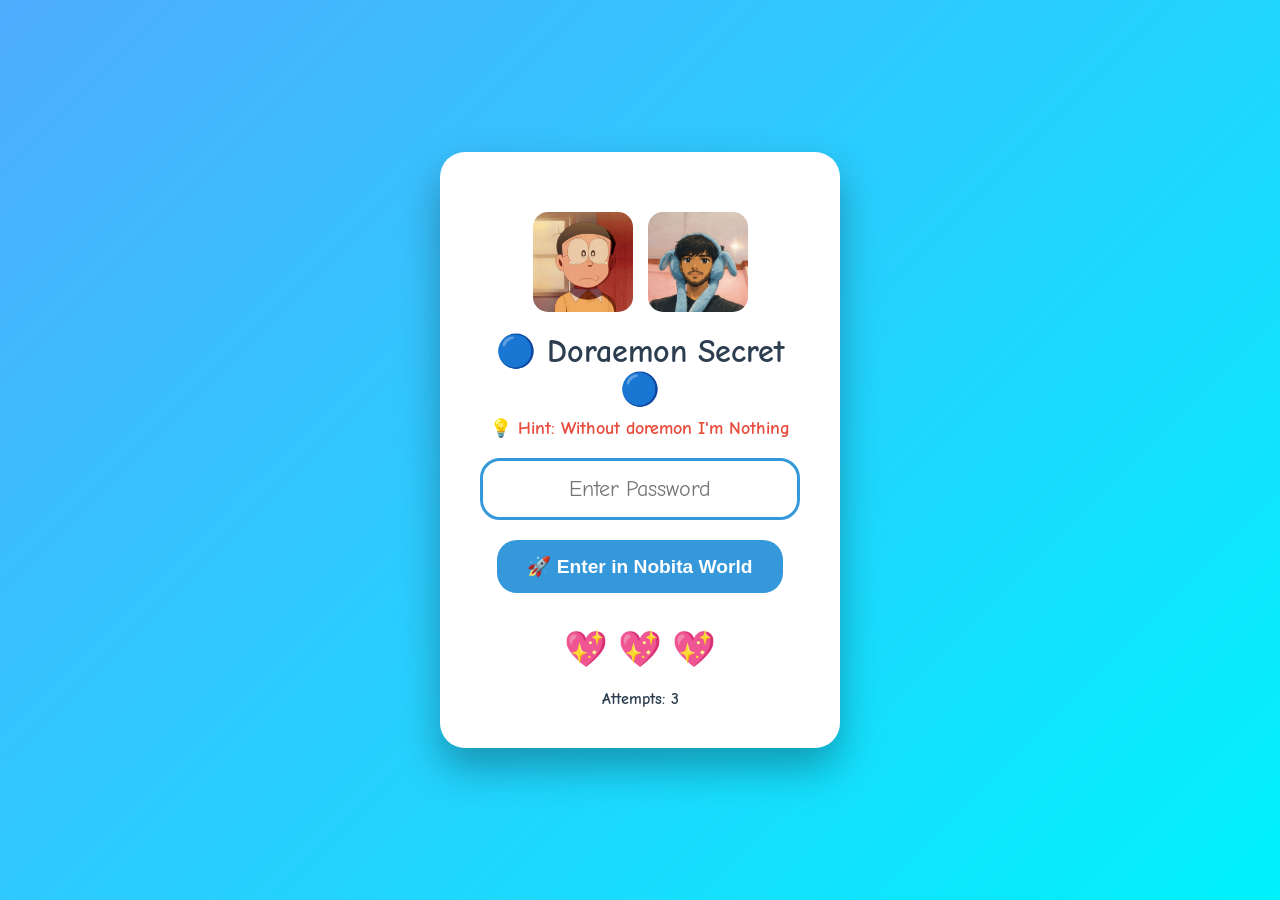
<file: n.html>
<!DOCTYPE html>
<html lang="en">
<head>
    <meta charset="UTF-8">
    <meta name="viewport" content="width=device-width, initial-scale=1.0">
    <title>Doraemon ❤️ My Doraemon</title>
    <link rel="stylesheet" href="css/style.css">
    <link href="https://fonts.googleapis.com/css2?family=Comic+Neue:wght@400;700&display=swap" rel="stylesheet">
    <style>
        /* PASSWORD OVERLAY */
        .password-overlay {
            position: fixed;
            top: 0; left: 0; width: 100%; height: 100vh;
            background: linear-gradient(135deg, #4facfe 0%, #00f2fe 100%);
            display: flex; justify-content: center; align-items: center;
            z-index: 99999;
        }
        .password-box {
            background: white; padding: 40px; border-radius: 25px;
            box-shadow: 0 20px 40px rgba(0,0,0,0.3); text-align: center;
            max-width: 400px;
        }
        .pass-images { display: flex; gap: 15px; justify-content: center; margin: 20px 0; }
        .pass-img { width: 100px; height: 100px; border-radius: 15px; object-fit: cover; }
        .pass-title { color: #2c3e50; font-size: 2em; margin: 10px 0; }
        .pass-hint { color: #e74c3c; font-size: 1.1em; font-weight: bold; margin-bottom: 20px; }
        .pass-input { 
            width: 100%; padding: 15px; font-size: 1.4em; border: 3px solid #3498db;
            border-radius: 20px; text-align: center; margin-bottom: 20px; font-family: inherit;
        }
        .pass-hearts { display: flex; justify-content: center; gap: 10px; margin: 20px 0; }
        .pass-heart { font-size: 2.2em; color: #e74c3c; animation: beat 1.5s infinite; }
        .pass-heart.broken { color: #bdc3c7; transform: scale(0.8); animation: none; }
        @keyframes beat { 0%,100%{transform:scale(1);} 50%{transform:scale(1.2);} }
        .pass-btn { 
            background: #3498db; color: white; border: none; padding: 15px 30px;
            font-size: 1.2em; border-radius: 20px; cursor: pointer; font-weight: bold;
            margin-bottom: 15px;
        }
        .pass-attempts { color: #2c3e50; font-weight: bold; }
        .password-overlay.hidden { display: none !important; }
        
        /* Reset Button */
        .reset-btn {
            position: fixed; top: 20px; right: 20px; z-index: 100000;
            background: #e74c3c; color: white; border: none; padding: 10px 15px;
            border-radius: 20px; cursor: pointer; font-weight: bold; display: none;
        }
    </style>
</head>
<body>

<!-- PASSWORD SCREEN -->
<div id="passwordScreen" class="password-overlay">
    <div class="password-box">
        <div class="pass-images">
            <img src="images/doraemon.png" alt="Doraemon" class="pass-img" onerror="this.src='https://via.placeholder.com/100x100/4a90e2/fff?text=D'">
            <img src="images/nobita.png" alt="Nobita" class="pass-img" onerror="this.src='https://via.placeholder.com/100x100/e74c3c/fff?text=N'">
        </div>
        <h1 class="pass-title">🔵 Doraemon Secret 🔵</h1>
        <div class="pass-hint">💡 Hint: Without doremon I'm Nothing</div>
        
        <input type="password" id="passInput" class="pass-input" placeholder="Enter Password" maxlength="20">
        <br>
        <button class="pass-btn" onclick="checkPass()">🚀 Enter in Nobita World</button>
        
        <div class="pass-hearts">
            <span class="pass-heart" id="h1">💖</span>
            <span class="pass-heart" id="h2">💖</span>
            <span class="pass-heart" id="h3">💖</span>
        </div>
        <div class="pass-attempts" id="attempts">Attempts: <strong>3</strong></div>
    </div>
</div>

<!-- RESET BUTTON -->
<button class="reset-btn" onclick="resetAccess()" id="resetBtn">🔓 Reset Access</button>

<!-- YOUR ORIGINAL CONTENT -->
<nav class="navbar" style="display:none;" id="navbar">
    <div class="nav-container">
        <h2>🐱 Love For Doraemon </h2>
        <ul class="nav-links">
             <li><a href="index.html">🏠 Home</a></li>
        <li><a href="songs.html">🎵 Songs</a></li>
        <li><a href="gadgets.html">🛸 Gadgets</a></li>
        <li><a href="memories.html">💕 Memories</a></li>
        <li><a href="nicknames.html">😘 Nicknames</a></li>
        <li><a href="apology.html">🙏 Sorry</a></li>
        <li><a href="promise.html">🌟 Promise</a></li>
        <li><a href="letter.html">💌 Letter</a></li>
        <li><a href="mini.html">🎮 Games</a></li>
        <li><a href="100-reasons.html">❤️ 100 Reasons</a></li>
        </ul>
    </div>
</nav>

<div class="hero" style="display:none;" id="hero">
    <div class="doraemon-float">
        <img src="images/doraemon.png" alt="Doraemon" class="doraemon-hero">
    </div>
    <div class="hero-content">
        <h1>Hey <span class="highlight">Doraemon!</span></h1>
        <h2>Your Nobita misses you 😢</h2>
        <p class="sorry-text">I'm sorry Bhuddu... Please forgive your Pagal Nobita!</p>
        <div class="hearts"></div>
        <button class="magic-btn" onclick="showMessage()">✨ Magic Time!</button>
    </div>
</div>

<!-- YOUR SCRIPTS -->
<script src="js/script.js"></script>
<script>
    let tries = 3;
    const pass = "nobita";

    // Auto check if already logged in
    if(localStorage.getItem('doraemonLogin') == 'yes') {
        document.getElementById('passwordScreen').style.display = 'none';
        document.getElementById('navbar').style.display = 'block';
        document.getElementById('hero').style.display = 'block';
        document.getElementById('resetBtn').style.display = 'block';
    }

    function checkPass() {
        let input = document.getElementById('passInput').value.toLowerCase().trim();
        
        if(input === pass) {
            localStorage.setItem('doraemonLogin', 'yes');
            document.getElementById('passwordScreen').style.display = 'none';
            document.getElementById('navbar').style.display = 'block';
            document.getElementById('hero').style.display = 'block';
            document.getElementById('resetBtn').style.display = 'block';
        } else {
            tries--;
            // Break heart
            if(tries == 2) document.getElementById('h1').classList.add('broken');
            if(tries == 1) document.getElementById('h2').classList.add('broken');
            if(tries == 0) document.getElementById('h3').classList.add('broken');
            
            document.getElementById('attempts').innerHTML = `Attempts: <strong>${tries}</strong>`;
            document.getElementById('passInput').value = '';
            
            if(tries == 0) {
                document.querySelector('.pass-btn').disabled = true;
                document.querySelector('.pass-btn').innerHTML = '🔒 Locked';
            }
        }
    }

    function resetAccess() {
        if(confirm('Password protection reset karega?')) {
            localStorage.removeItem('doraemonLogin');
            location.reload();
        }
    }

    // Enter key
    document.getElementById('passInput').addEventListener('keypress', function(e){
        if(e.key == 'Enter') checkPass();
    });
</script>
</body>
</html>
</file>
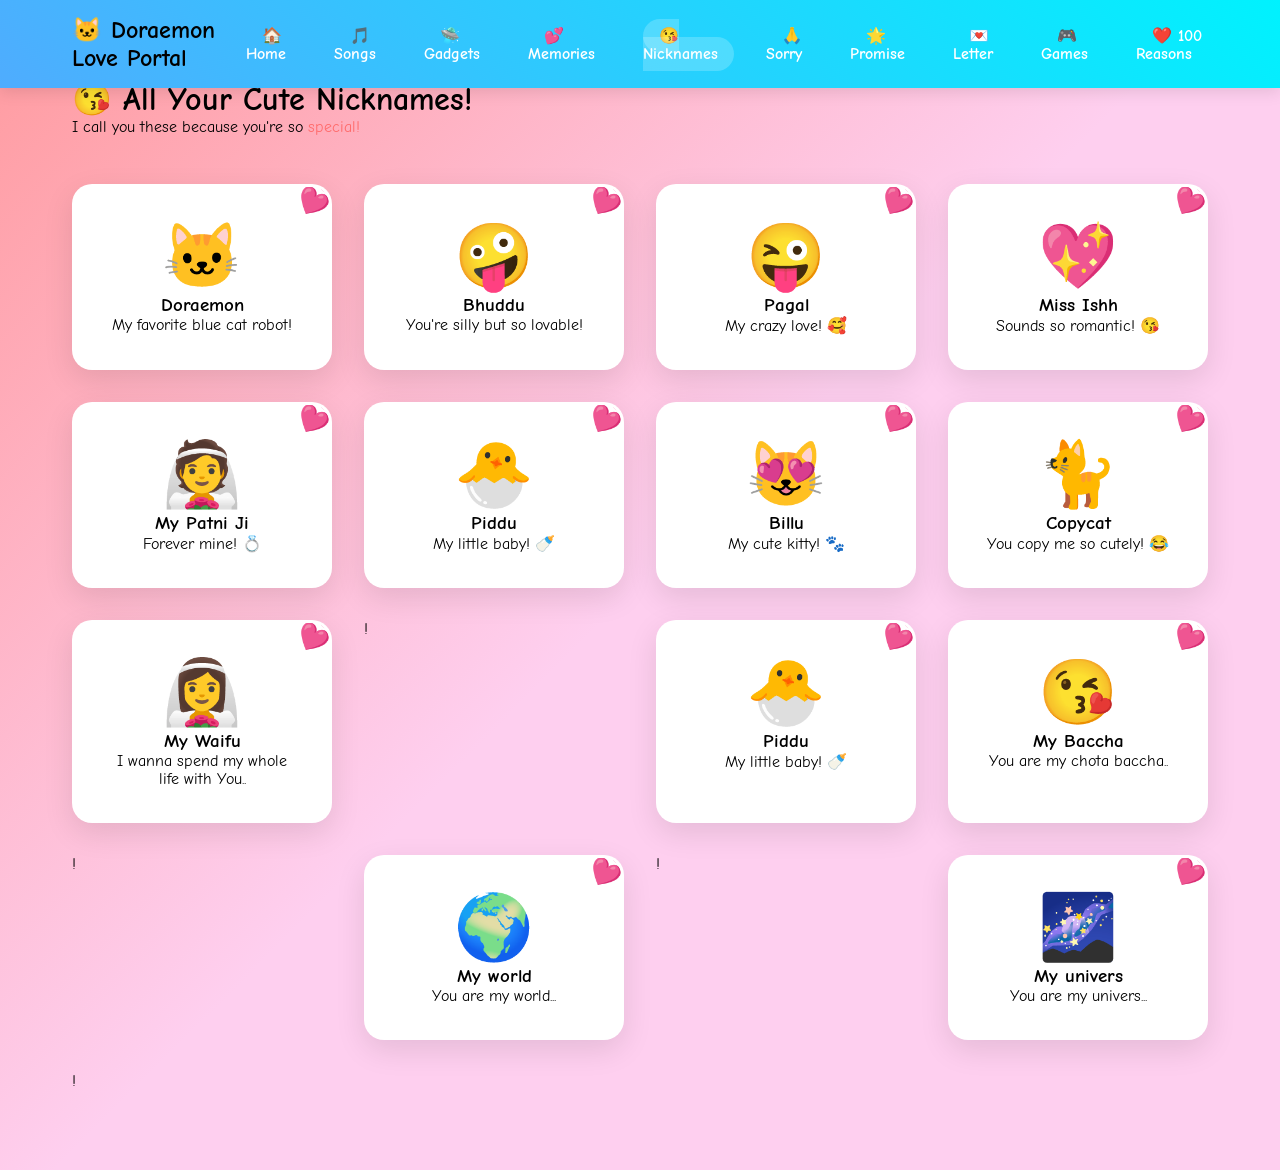
<file: nicknames.html>
<!DOCTYPE html>
<html lang="en">
<head>
    <meta charset="UTF-8">
    <meta name="viewport" content="width=device-width, initial-scale=1.0">
    <title>Your Nicknames 😘 | My Doraemon</title>
    <link rel="stylesheet" href="css/style.css">
    <link href="https://fonts.googleapis.com/css2?family=Comic+Neue:wght@400;700&display=swap" rel="stylesheet">
</head>
<body>
    <!-- Navbar -->
    <nav class="navbar">
        <div class="nav-container">
            <h2>🐱 Doraemon Love Portal</h2>
            <ul class="nav-links">
                <li><a href="index.html">🏠 Home</a></li>
 <li><a href="songs.html">🎵 Songs</a></li>
            <li><a href="gadgets.html">🛸 Gadgets</a></li>
            <li><a href="memories.html">💕 Memories</a></li>
            <li><a href="nicknames.html">😘 Nicknames</a></li>
            <li><a href="apology.html">🙏 Sorry</a></li>
            <li><a href="promise.html">🌟 Promise</a></li>
            <li><a href="letter.html">💌 Letter</a></li>
            <li><a href="mini.html">🎮 Games</a></li>
            <li><a href="100-reasons.html">❤️ 100 Reasons</a></li>
            </ul>        </div>
    </nav>

    <div class="content">
        <h1 class="page-title">😘 All Your Cute Nicknames!</h1>
        <p>I call you these because you're so <span class="highlight">special!</span></p>
        
        <div class="nicknames-grid">
            <div class="nickname-card">
                <div style="font-size: 4rem;">🐱</div>
                <h3>Doraemon</h3>
                <p>My favorite blue cat robot!</p>
            </div>
            <div class="nickname-card">
                <div style="font-size: 4rem;">🤪</div>
                <h3>Bhuddu</h3>
                <p>You're silly but so lovable!</p>
            </div>
            <div class="nickname-card">
                <div style="font-size: 4rem;">😜</div>
                <h3>Pagal</h3>
                <p>My crazy love! 🥰</p>
            </div>
            <div class="nickname-card">
                <div style="font-size: 4rem;">💖</div>
                <h3>Miss Ishh</h3>
                <p>Sounds so romantic! 😘</p>
            </div>
            <div class="nickname-card">
                <div style="font-size: 4rem;">👰</div>
                <h3>My Patni Ji</h3>
                <p>Forever mine! 💍</p>
            </div>
            <div class="nickname-card">
                <div style="font-size: 4rem;">🐣</div>
                <h3>Piddu</h3>
                <p>My little baby! 🍼</p>
            </div>
            <div class="nickname-card">
                <div style="font-size: 4rem;">😻</div>
                <h3>Billu</h3>
                <p>My cute kitty! 🐾</p>
            </div>
            <div class="nickname-card">
                <div style="font-size: 4rem;">🐈</div>
                <h3>Copycat</h3>
                <p>You copy me so cutely! 😂</p>
            </div>

            <div class="nickname-card">
                <div style="font-size: 4rem;">👰‍♀️</div>
                <h3>My Waifu</h3>
                <p>I wanna spend my whole life with You..</p>
            </div>!
            
            <div class="nickname-card">
                <div style="font-size: 4rem;">🐣</div>
                <h3>Piddu</h3>
                <p>My little baby! 🍼</p>
            </div>
             
            <div class="nickname-card">
                <div style="font-size: 4rem;">😘</div>
                <h3>My Baccha</h3>
                <p>You are my chota baccha..</p>
            </div>!

            <div class="nickname-card">
                <div style="font-size: 4rem;">🌍</div>
                <h3>My world</h3>
                <p>You are my world...</p>
            </div>!

             <div class="nickname-card">
                <div style="font-size: 4rem;">🌌</div>
                <h3>My univers</h3>
                <p>You are my univers...</p>
            </div>!

        </div>
    </div>

    <script src="js/script.js"></script>
</body>
</html>
</file>
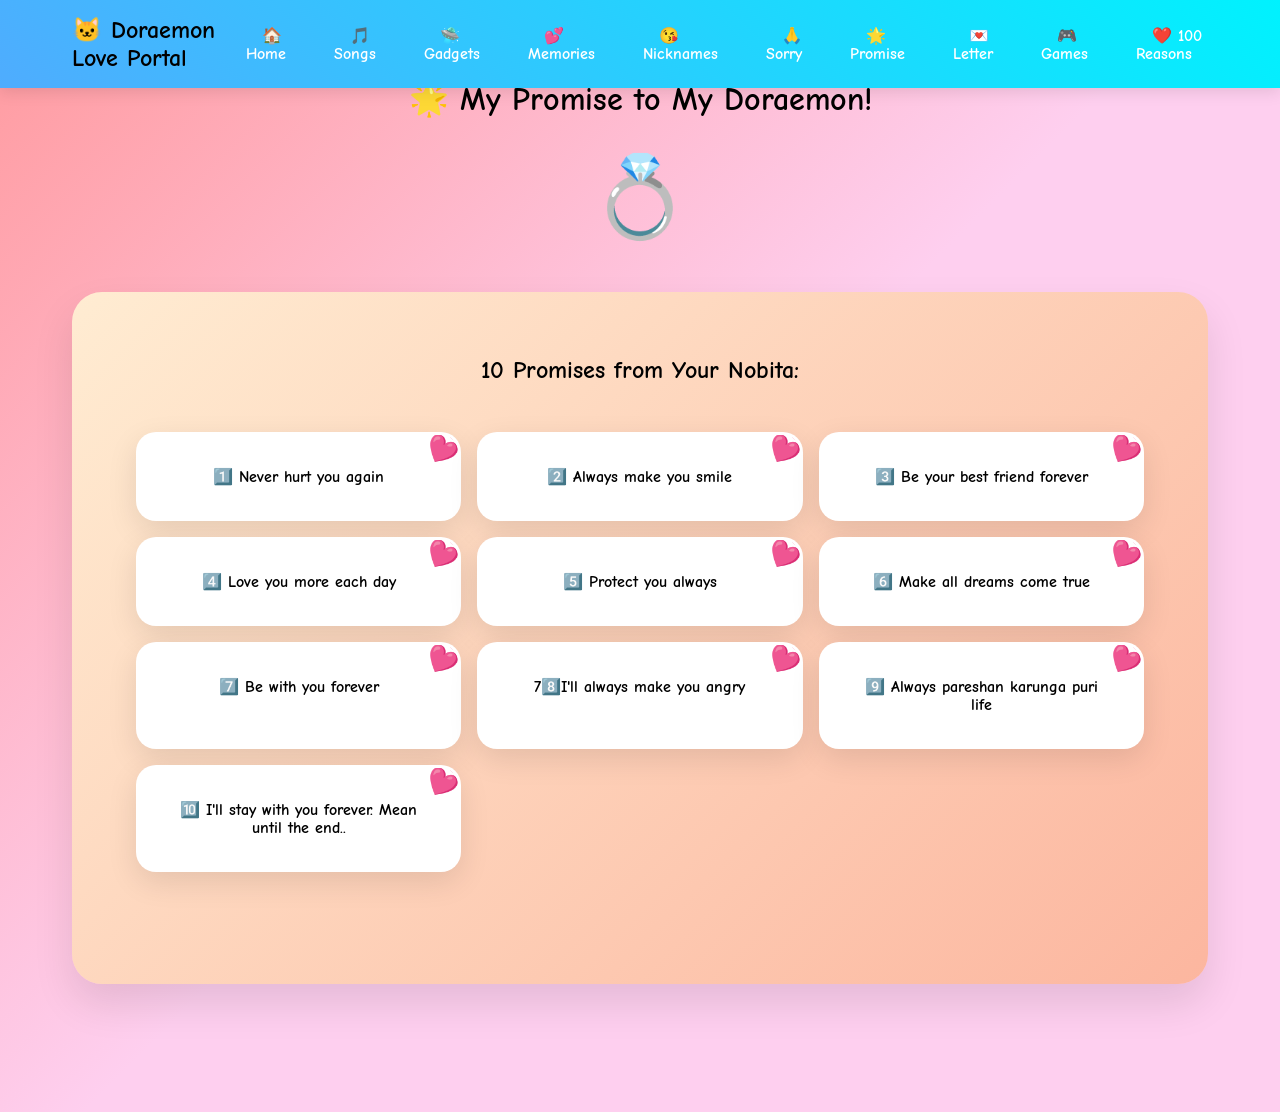
<file: promise.html>
<!DOCTYPE html>
<html lang="en">
<head>
    <meta charset="UTF-8">
    <meta name="viewport" content="width=device-width, initial-scale=1.0">
    <title>My Promise To You 🌟 | My Doraemon</title>
    <link rel="stylesheet" href="css/style.css">
    <link href="https://fonts.googleapis.com/css2?family=Comic+Neue:wght@400;700&display=swap" rel="stylesheet">
</head>
<body>
    <!-- Navbar -->
    <nav class="navbar">
        <div class="nav-container">
            <h2>🐱 Doraemon Love Portal</h2>
            <ul class="nav-links">
                <li><a href="index.html">🏠 Home</a></li>
            <li><a href="songs.html">🎵 Songs</a></li>
            <li><a href="gadgets.html">🛸 Gadgets</a></li>
            <li><a href="memories.html">💕 Memories</a></li>
            <li><a href="nicknames.html">😘 Nicknames</a></li>
            <li><a href="apology.html">🙏 Sorry</a></li>
            <li><a href="promise.html">🌟 Promise</a></li>
            <li><a href="letter.html">💌 Letter</a></li>
            <li><a href="mini.html">🎮 Games</a></li>
            <li><a href="100-reasons.html">❤️ 100 Reasons</a></li>
            </ul>
        </div>
    </nav>

    <div class="content" style="text-align: center;">
        <h1 class="page-title">🌟 My Promise to My Doraemon!</h1>
        
        <div style="font-size: 5rem; margin: 2rem 0;">💍</div>
        
        <div class="apology-section">
            <h2><strong>10 Promises from Your Nobita:</strong></h2>
            
            <div style="display: grid; grid-template-columns: repeat(auto-fit, minmax(300px, 1fr)); gap: 1rem; margin: 3rem 0;">
                <div class="nickname-card">
                    <h4>1️⃣ Never hurt you again</h4>
                </div>
                <div class="nickname-card">
                    <h4>2️⃣ Always make you smile</h4>
                </div>
                <div class="nickname-card">
                    <h4>3️⃣ Be your best friend forever</h4>
                </div>
                <div class="nickname-card">
                    <h4>4️⃣ Love you more each day</h4>
                </div>
                <div class="nickname-card">
                    <h4>5️⃣ Protect you always</h4>
                </div>
                <div class="nickname-card">
                    <h4>6️⃣ Make all dreams come true</h4>
                </div>
                <div class="nickname-card">
                    <h4>7️⃣ Be with you forever</h4>
                </div>
                 <div class="nickname-card">
                    <h4>7️8️⃣I'll always make you angry</h4>
                </div>
                 <div class="nickname-card">
                    <h4>9️⃣ Always pareshan karunga puri life</h4>
                </div>
                 <div class="nickname-card">
                    <h4>🔟 I'll stay with you forever. Mean until the end..</h4>
                </div>
                <div class="nickname-card
</file>
<file: css/style.css>
* {
    margin: 0;
    padding: 0;
    box-sizing: border-box;
}

body {
    font-family: 'Comic Neue', cursive;
    background: linear-gradient(135deg, #ff9a9e 0%, #fecfef 50%, #fecfef 100%);
    min-height: 100vh;
    overflow-x: hidden;
}

.navbar {
    background: linear-gradient(45deg, #4facfe 0%, #00f2fe 100%);
    padding: 1rem 0;
    box-shadow: 0 4px 15px rgba(0,0,0,0.1);
    position: fixed;
    width: 100%;
    top: 0;
    z-index: 1000;
}

.nav-container {
    max-width: 1200px;
    margin: 0 auto;
    display: flex;
    justify-content: space-between;
    align-items: center;
    padding: 0 2rem;
}

.nav-links {
    display: flex;
    list-style: none;
    gap: 2rem;
}

.nav-links a {
    color: white;
    text-decoration: none;
    padding: 0.5rem 1rem;
    border-radius: 25px;
    transition: all 0.3s ease;
    font-weight: 700;
}

.nav-links a:hover, .nav-links a.active {
    background: rgba(255,255,255,0.2);
    transform: scale(1.05);
}

.hero {
    min-height: 100vh;
    display: flex;
    align-items: center;
    justify-content: center;
    position: relative;
    padding-top: 80px;
    text-align: center;
}

.doraemon-float {
    position: absolute;
    left: 10%;
    animation: float 6s ease-in-out infinite;
}

.doraemon-hero {
    width: 300px;
    height: 300px;
    animation: bounce 2s infinite;
}

@keyframes float {
    0%, 100% { transform: translateY(0px); }
    50% { transform: translateY(-20px); }
}

@keyframes bounce {
    0%, 100% { transform: translateY(0); }
    50% { transform: translateY(-10px); }
}

.hero-content h1 {
    font-size: 4rem;
    color: #2c3e50;
    margin-bottom: 1rem;
    text-shadow: 3px 3px 0px #ff6b6b;
}

.highlight {
    color: #ff6b6b;
    animation: pulse 2s infinite;
}

@keyframes pulse {
    0% { transform: scale(1); }
    50% { transform: scale(1.05); }
    100% { transform: scale(1); }
}

.sorry-text {
    font-size: 1.5rem;
    color: #7f8c8d;
    margin: 2rem 0;
    animation: fadeIn 2s ease-in;
}

.hearts {
    position: absolute;
    width: 100%;
    height: 100%;
    pointer-events: none;
    z-index: -1;
}

.heart {
    position: absolute;
    color: #ff6b6b;
    font-size: 20px;
    animation: heartFloat 4s linear infinite;
}

@keyframes heartFloat {
    0% {
        transform: translateY(100vh) rotate(0deg);
        opacity: 1;
    }
    100% {
        transform: translateY(-100px) rotate(360deg);
        opacity: 0;
    }
}

.magic-btn {
    background: linear-gradient(45deg, #ff6b6b, #ff8e8e);
    color: white;
    border: none;
    padding: 1rem 2rem;
    font-size: 1.2rem;
    border-radius: 50px;
    cursor: pointer;
    font-family: inherit;
    box-shadow: 0 8px 25px rgba(255,107,107,0.4);
    transition: all 0.3s ease;
    animation: wiggle 2s infinite;
}

.magic-btn:hover {
    transform: scale(1.1);
    box-shadow: 0 12px 35px rgba(255,107,107,0.6);
}

@keyframes wiggle {
    0%, 100% { transform: rotate(0deg); }
    25% { transform: rotate(5deg); }
    75% { transform: rotate(-5deg); }
}

.content {
    max-width: 1200px;
    margin: 0 auto;
    padding: 5rem 2rem;
    min-height: 80vh;
}

.nicknames-grid, .gadgets-grid {
    display: grid;
    grid-template-columns: repeat(auto-fit, minmax(250px, 1fr));
    gap: 2rem;
    margin-top: 3rem;
}

.nickname-card, .gadget-card {
    background: white;
    padding: 2rem;
    border-radius: 20px;
    box-shadow: 0 10px 30px rgba(0,0,0,0.1);
    text-align: center;
    transition: all 0.3s ease;
    border: 3px solid transparent;
    position: relative;
    overflow: hidden;
}

.nickname-card:hover, .gadget-card:hover {
    transform: translateY(-10px);
    box-shadow: 0 20px 40px rgba(0,0,0,0.2);
    border-color: #ff6b6b;
}

.nickname-card::before {
    content: '💕';
    position: absolute;
    top: -10px;
    right: -10px;
    font-size: 2rem;
    animation: spin 3s linear infinite;
}

@keyframes spin {
    100% { transform: rotate(360deg); }
}

.audio-player {
    background: linear-gradient(45deg, #667eea 0%, #764ba2 100%);
    padding: 2rem;
    border-radius: 20px;
    margin: 2rem 0;
    text-align: center;
    box-shadow: 0 10px 30px rgba(0,0,0,0.2);
}

audio {
    width: 100%;
    max-width: 400px;
    margin-top: 1rem;
}

.apology-section {
    text-align: center;
    background: linear-gradient(135deg, #ffecd2 0%, #fcb69f 100%);
    padding: 4rem;
    border-radius: 30px;
    margin: 3rem 0;
    box-shadow: 0 20px 40px rgba(0,0,0,0.1);
}

.promise-gif {
    width: 300px;
    height: 300px;
    border-radius: 50%;
    margin: 2rem auto;
    display: block;
    animation: rotate 10s linear infinite;
}

@keyframes rotate {
    100% { transform: rotate(360deg); }
}

@media (max-width: 768px) {
    .nav-links {
        flex-direction: column;
        gap: 1rem;
    }
    
    .hero-content h1 {
        font-size: 2.5rem;
    }
    
    .doraemon-hero {
        width: 200px;
        height: 200px;
    }
}
</file>
